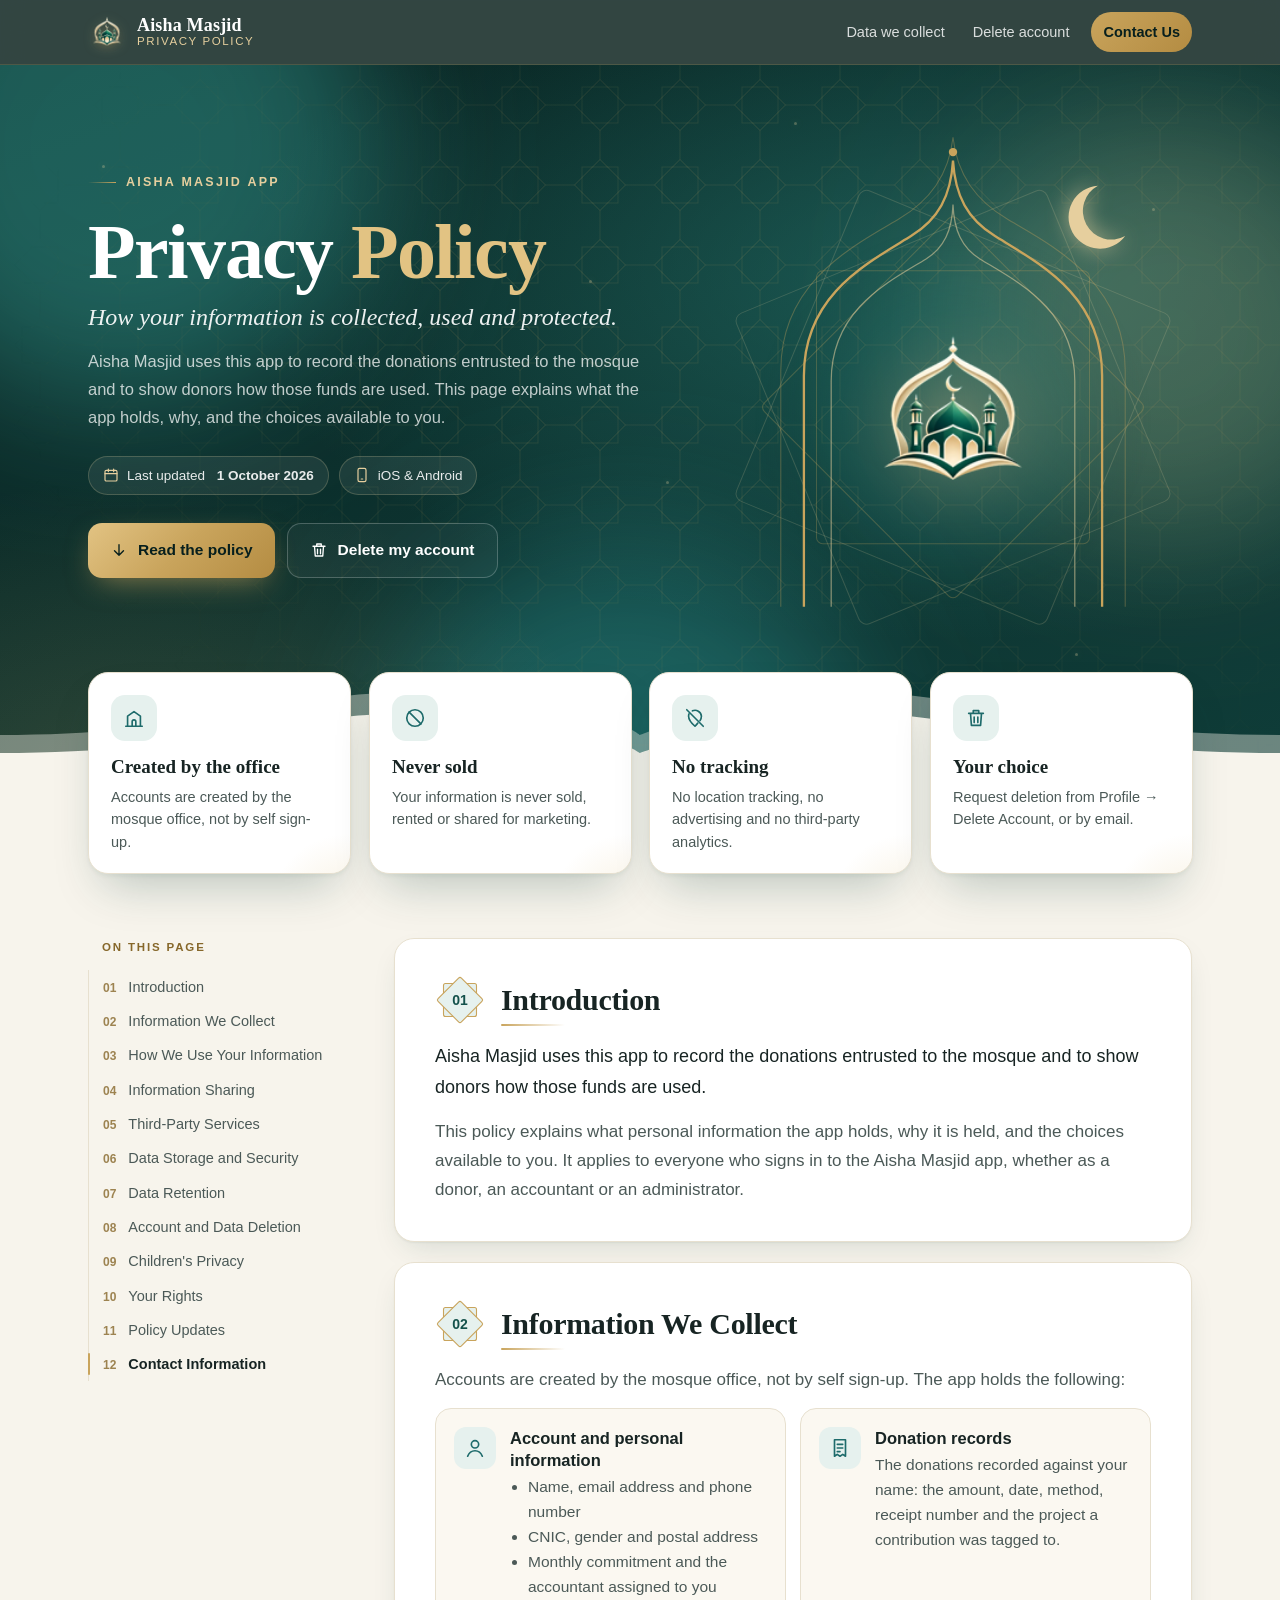
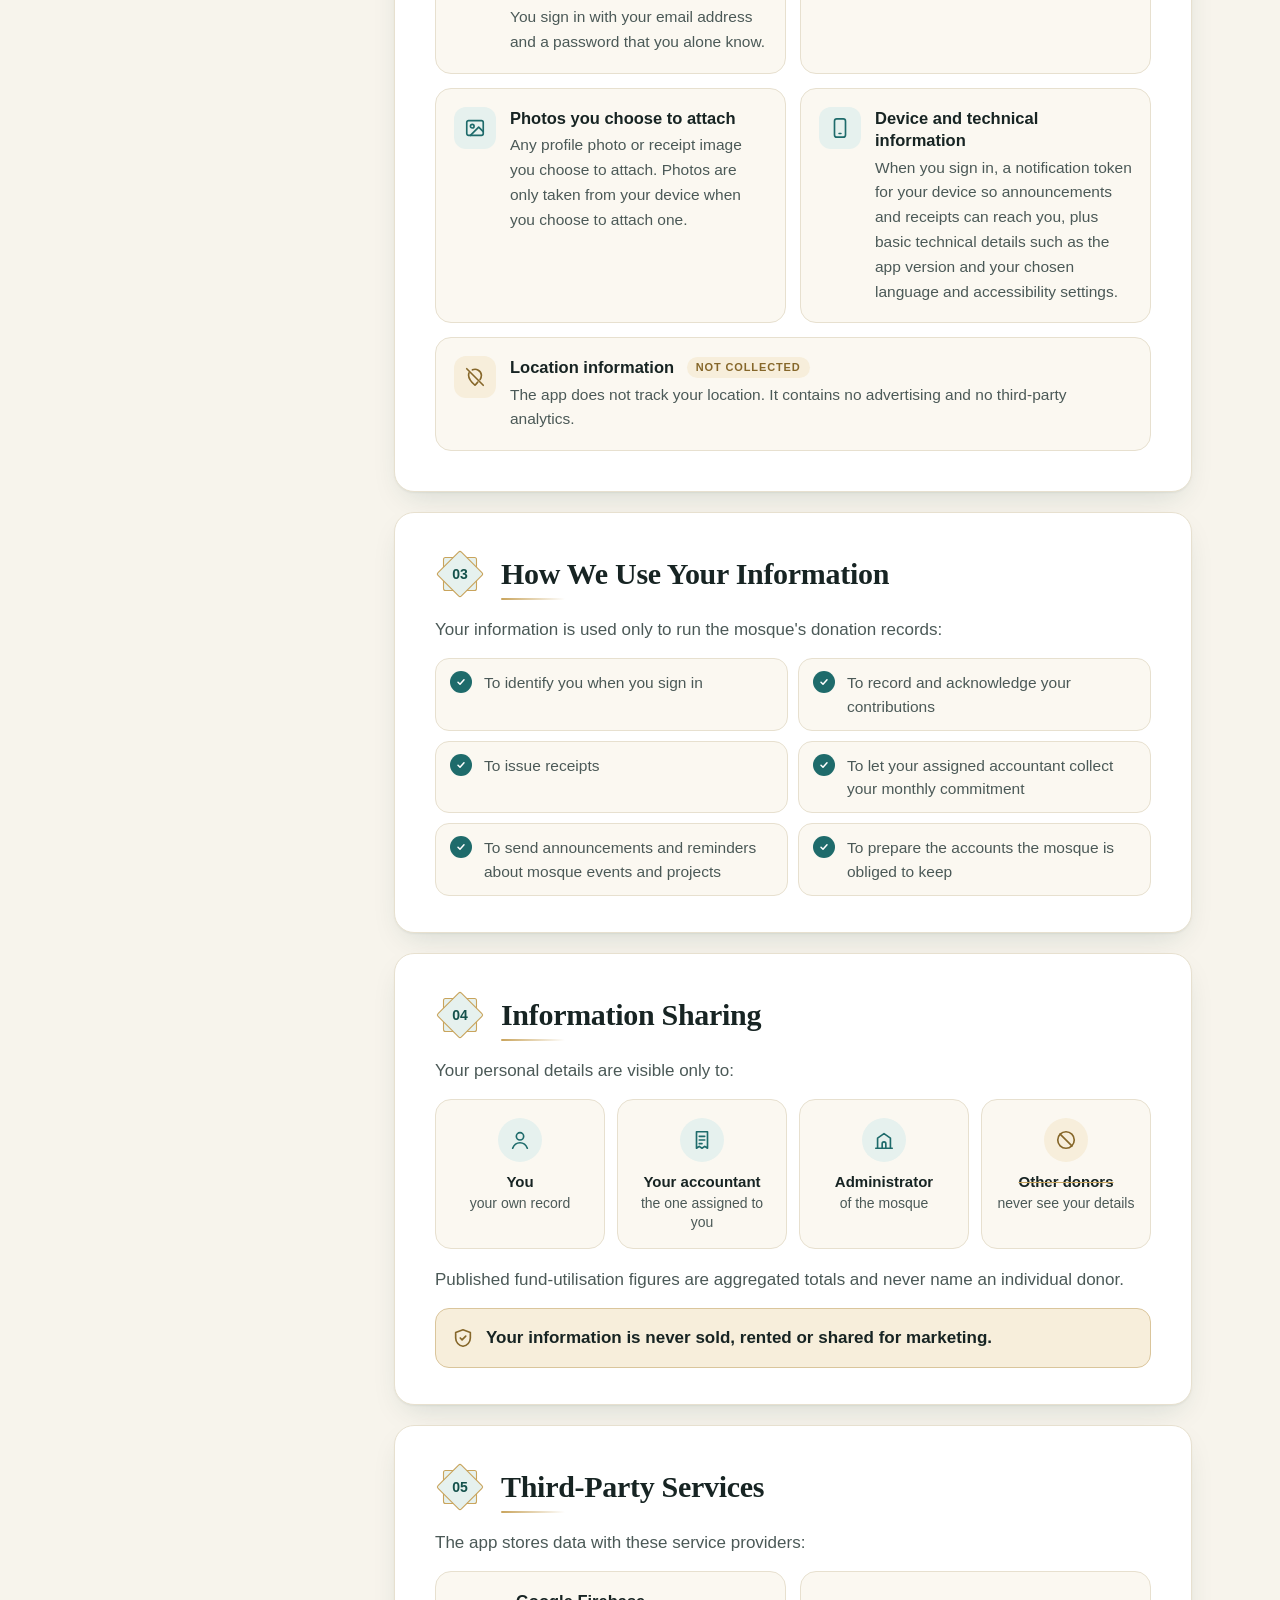
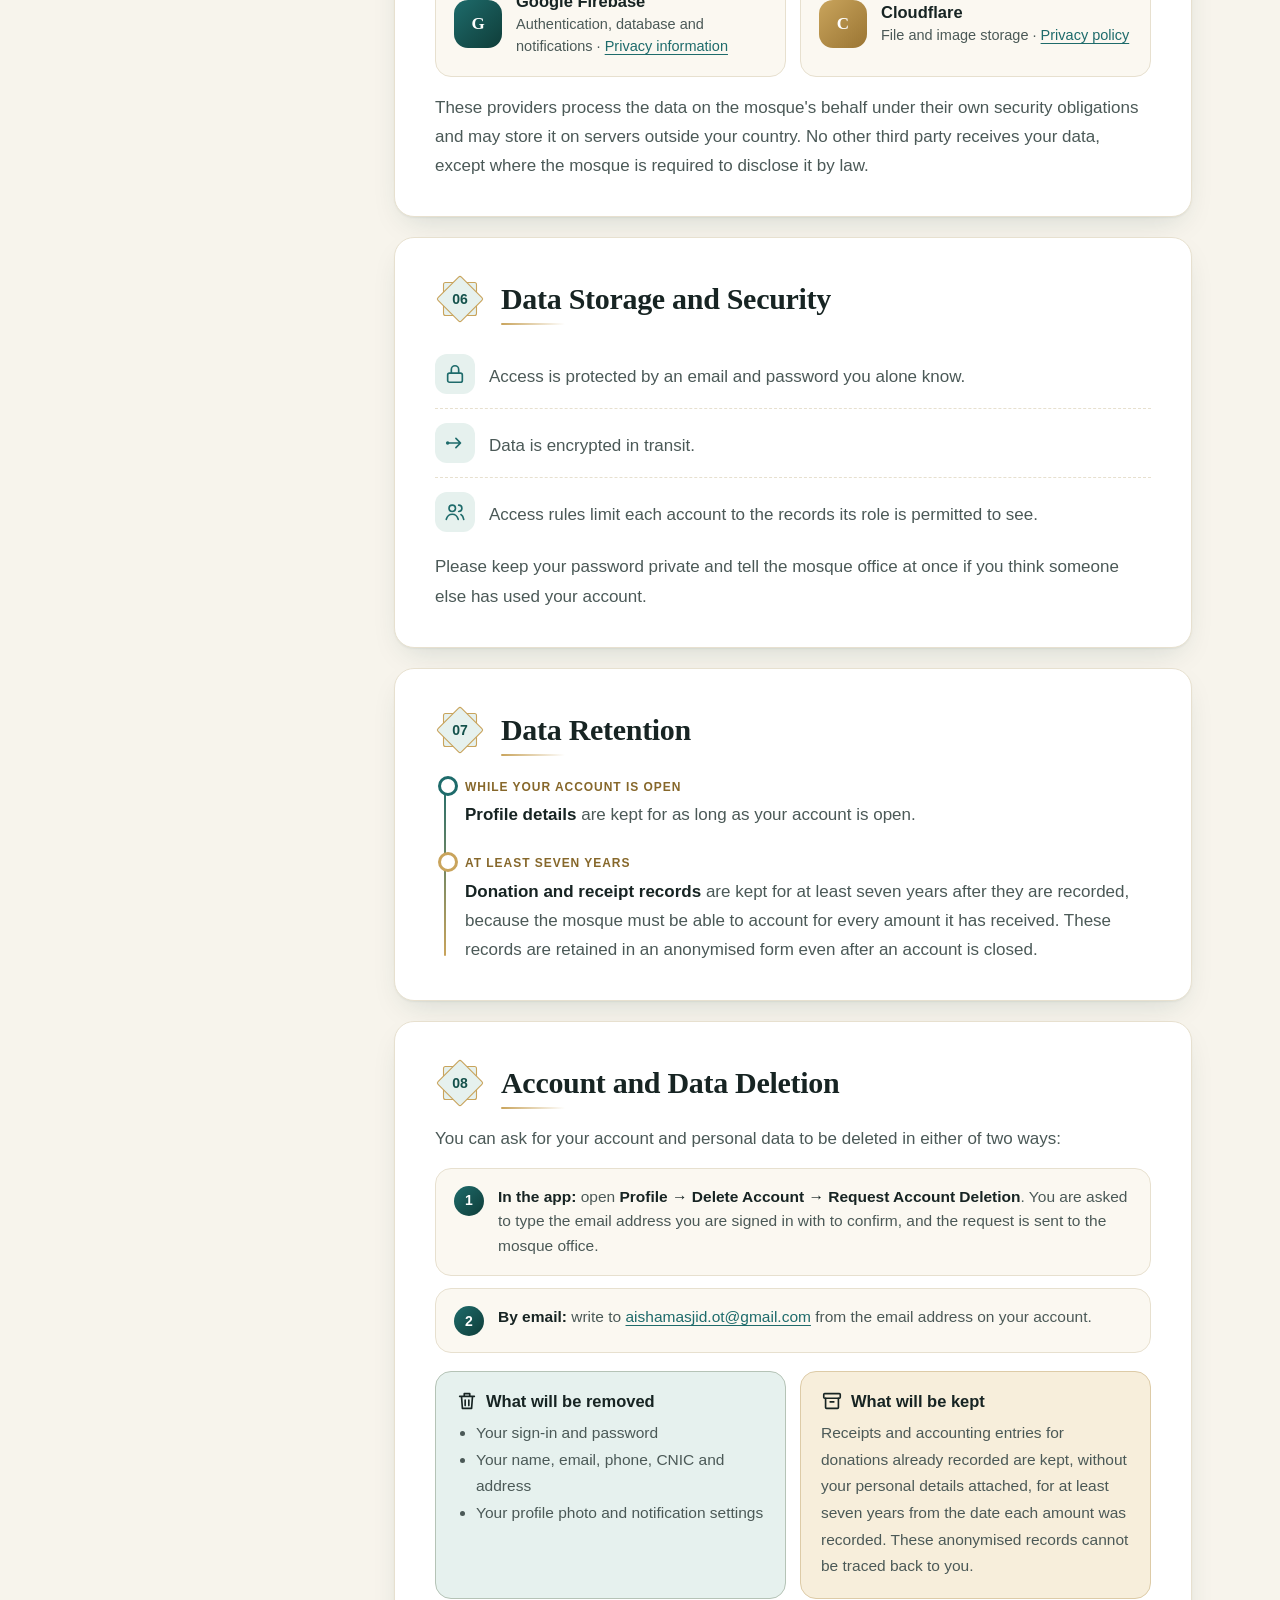
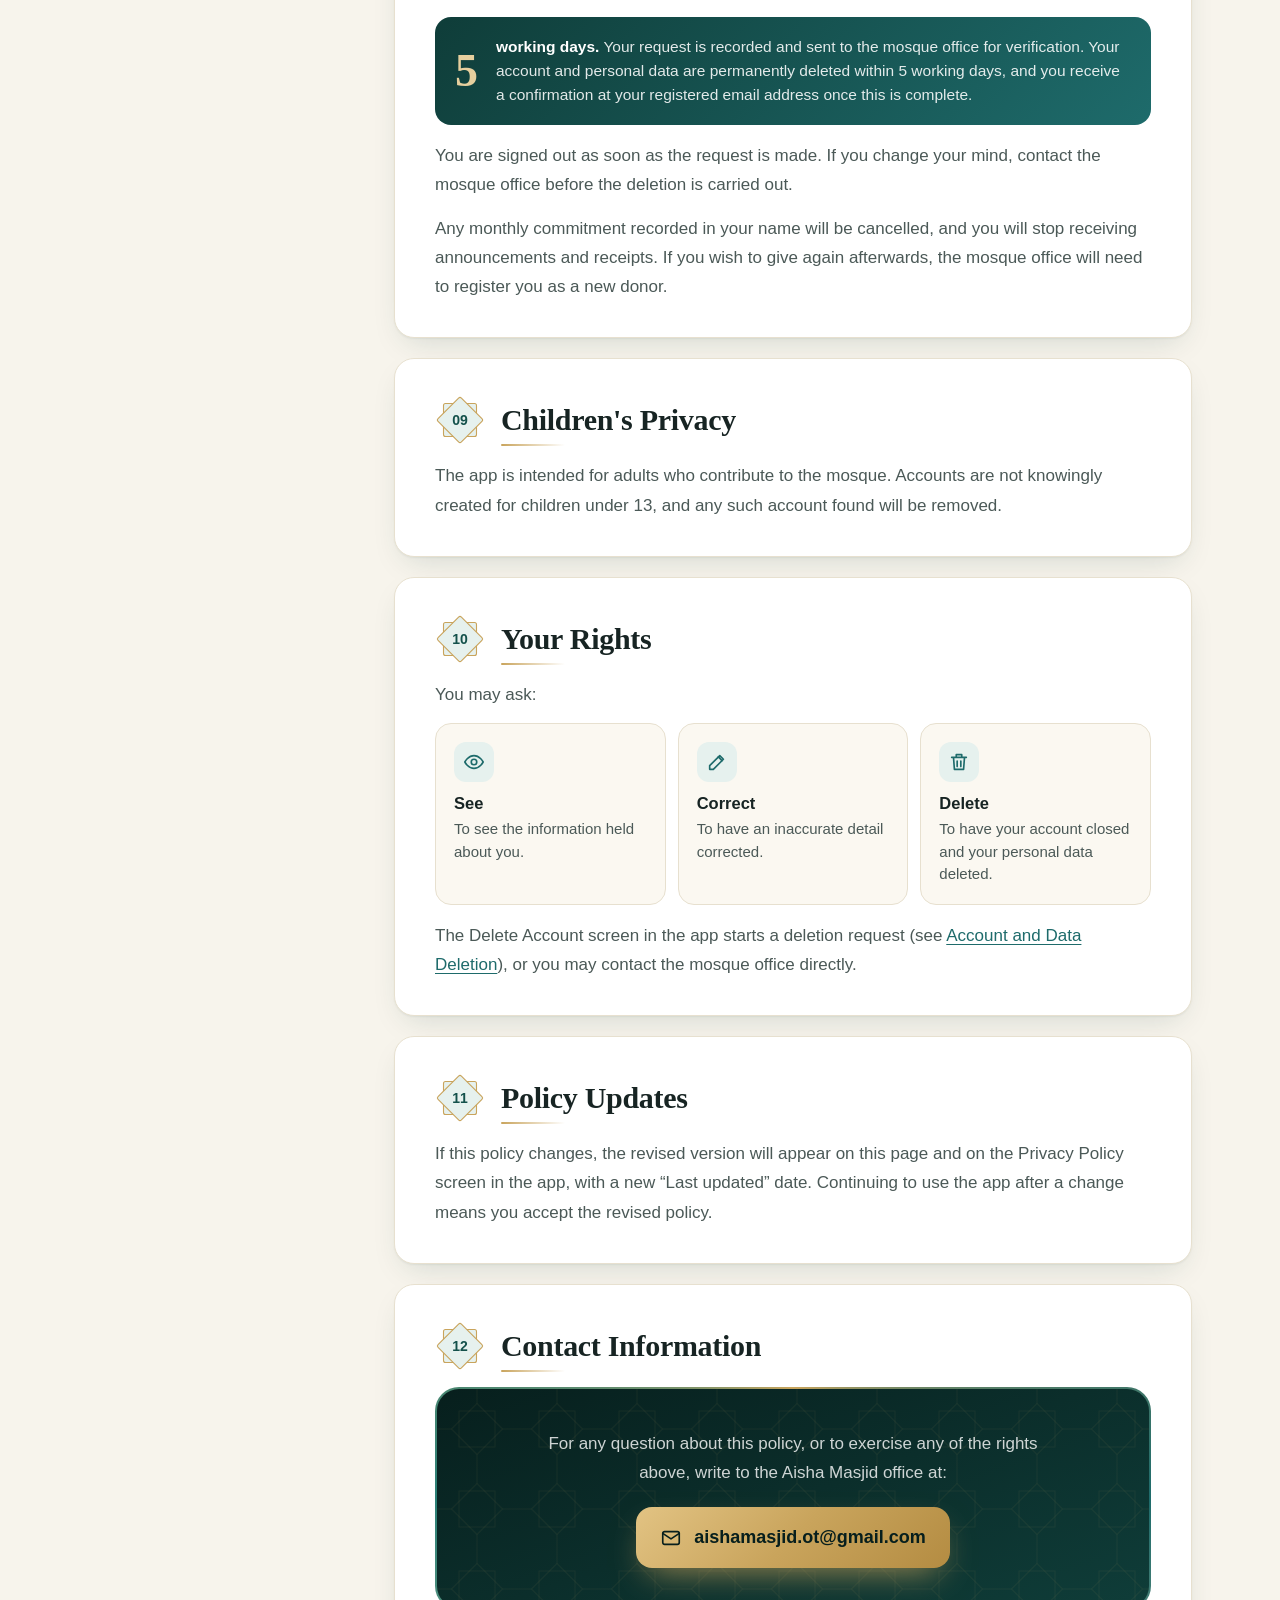
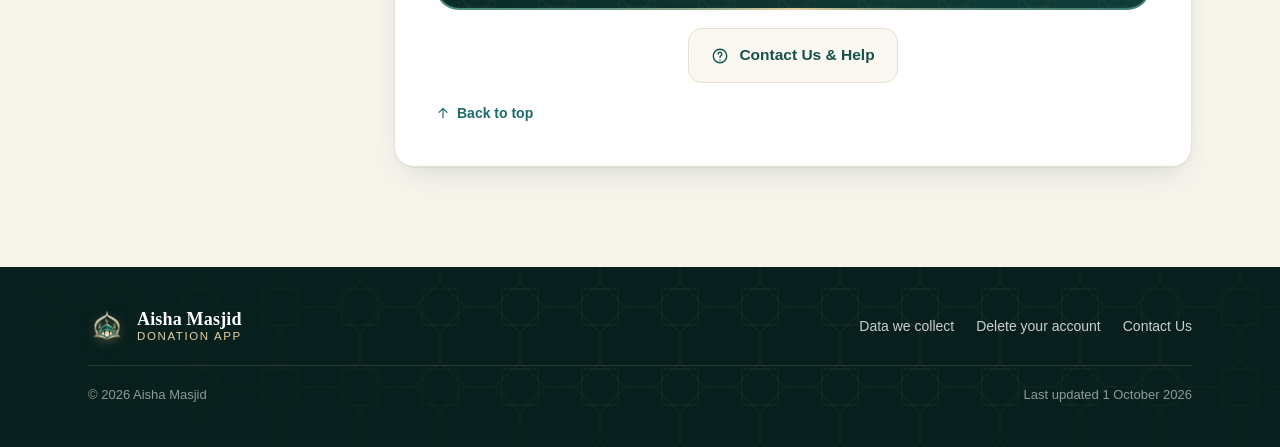
<file: index.html>
<!doctype html>
<html lang="en">
<head>
<meta charset="utf-8">
<meta name="viewport" content="width=device-width, initial-scale=1, viewport-fit=cover">
<title>Privacy Policy | Aisha Masjid App</title>
<meta name="description" content="Privacy Policy for the Aisha Masjid mobile app: what personal information the app holds, why, who can see it, how long it is kept and how to have your account deleted.">
<meta name="robots" content="index, follow">
<meta name="color-scheme" content="light dark">
<meta name="theme-color" content="#0B2E2B">
<link rel="canonical" href="https://rehanzafar786.github.io/aisha-masjid-privacy/">
<meta property="og:type" content="website">
<meta property="og:site_name" content="Aisha Masjid">
<meta property="og:title" content="Privacy Policy | Aisha Masjid App">
<meta property="og:description" content="How the Aisha Masjid app collects, uses and protects your information.">
<meta property="og:url" content="https://rehanzafar786.github.io/aisha-masjid-privacy/">
<meta property="og:image" content="https://rehanzafar786.github.io/aisha-masjid-privacy/assets/logo.png">
<link rel="icon" type="image/png" href="assets/logo.png">
<link rel="apple-touch-icon" href="assets/logo.png">
<script>document.documentElement.classList.add('js')</script>
<link rel="stylesheet" href="assets/site.css">
</head>
<body>
<svg width="0" height="0" style="position:absolute" aria-hidden="true">
  <symbol id="oct" viewBox="0 0 100 100"><rect x="17" y="17" width="66" height="66" rx="4"/><rect x="17" y="17" width="66" height="66" rx="4" transform="rotate(45 50 50)"/></symbol>
  <symbol id="i-user" viewBox="0 0 24 24"><circle cx="12" cy="8" r="4"/><path d="M4 21c1.5-4 4.5-6 8-6s6.5 2 8 6"/></symbol>
  <symbol id="i-office" viewBox="0 0 24 24"><path d="M3 21h18M5 21V10l7-5 7 5v11"/><path d="M10 21v-5a2 2 0 0 1 4 0v5"/></symbol>
  <symbol id="i-receipt" viewBox="0 0 24 24"><path d="M6 3h12v18l-3-2-3 2-3-2-3 2z"/><path d="M9 8h6M9 12h6M9 16h3"/></symbol>
  <symbol id="i-image" viewBox="0 0 24 24"><rect x="3" y="4" width="18" height="16" rx="2"/><circle cx="9" cy="10" r="2"/><path d="M21 16l-5-5-9 9"/></symbol>
  <symbol id="i-phone" viewBox="0 0 24 24"><rect x="6" y="2" width="12" height="20" rx="2.5"/><path d="M11 18h2"/></symbol>
  <symbol id="i-pinoff" viewBox="0 0 24 24"><path d="M9.2 4.2A7 7 0 0 1 19 10c0 1.6-.6 3.3-1.5 4.8M15 17.6C13.3 19.6 12 21 12 21s-7-6.2-7-11c0-.9.2-1.8.5-2.6"/><path d="M3 3l18 18"/></symbol>
  <symbol id="i-shield" viewBox="0 0 24 24"><path d="M12 3l8 3v6c0 4.5-3.4 8.3-8 9-4.6-.7-8-4.5-8-9V6z"/><path d="M9 12l2 2 4-4"/></symbol>
  <symbol id="i-ban" viewBox="0 0 24 24"><circle cx="12" cy="12" r="9"/><path d="M5.6 5.6l12.8 12.8"/></symbol>
  <symbol id="i-trash" viewBox="0 0 24 24"><path d="M4 7h16M9 7V4h6v3M6 7l1 13h10l1-13"/><path d="M10 11v6M14 11v6"/></symbol>
  <symbol id="i-lock" viewBox="0 0 24 24"><rect x="4" y="11" width="16" height="10" rx="2"/><path d="M8 11V7a4 4 0 0 1 8 0v4"/></symbol>
  <symbol id="i-transit" viewBox="0 0 24 24"><path d="M4 12h13M13 7l5 5-5 5"/><circle cx="4" cy="12" r="1"/></symbol>
  <symbol id="i-roles" viewBox="0 0 24 24"><circle cx="9" cy="8" r="3.5"/><path d="M2.5 20c1-3.5 3.5-5.5 6.5-5.5s5.5 2 6.5 5.5"/><path d="M16 4.5a3.5 3.5 0 0 1 0 7M18.5 14.8c1.5.8 2.5 2.6 3 5.2"/></symbol>
  <symbol id="i-eye" viewBox="0 0 24 24"><path d="M2 12s3.6-7 10-7 10 7 10 7-3.6 7-10 7S2 12 2 12z"/><circle cx="12" cy="12" r="3"/></symbol>
  <symbol id="i-edit" viewBox="0 0 24 24"><path d="M4 20h4L19 9l-4-4L4 16z"/><path d="M13.5 6.5l4 4"/></symbol>
  <symbol id="i-mail" viewBox="0 0 24 24"><rect x="3" y="5" width="18" height="14" rx="2"/><path d="M3 7l9 6 9-6"/></symbol>
  <symbol id="i-check" viewBox="0 0 24 24"><path d="M5 12.5l4.5 4.5L19 7"/></symbol>
  <symbol id="i-archive" viewBox="0 0 24 24"><rect x="3" y="4" width="18" height="5" rx="1"/><path d="M5 9v10a1 1 0 0 0 1 1h12a1 1 0 0 0 1-1V9M10 13h4"/></symbol>
  <symbol id="i-cal" viewBox="0 0 24 24"><rect x="3" y="5" width="18" height="16" rx="2"/><path d="M3 10h18M8 3v4M16 3v4"/></symbol>
  <symbol id="i-down" viewBox="0 0 24 24"><path d="M12 5v14M6 13l6 6 6-6"/></symbol>
  <symbol id="i-help" viewBox="0 0 24 24"><circle cx="12" cy="12" r="9"/><path d="M9.5 9.5a2.5 2.5 0 1 1 3.5 2.3c-.6.3-1 .9-1 1.6V14M12 17.5v.01"/></symbol>
  <symbol id="i-up" viewBox="0 0 24 24"><path d="M12 19V5M6 11l6-6 6 6"/></symbol>
</svg>

<a class="skip" href="#content">Skip to policy</a>
<div class="progress" aria-hidden="true"><span></span></div>

<header class="topbar">
  <div class="wrap">
    <a class="brand" href="#top" aria-label="Aisha Masjid, top of page">
      <img src="assets/logo.png" width="38" height="38" alt="">
      <span><b>Aisha Masjid</b><small>Privacy Policy</small></span>
    </a>
    <nav class="topnav" aria-label="Quick links">
      <a class="hide-sm" href="#information-we-collect">Data we collect</a>
      <a class="hide-sm" href="#account-deletion">Delete account</a>
      <a class="cta" href="contact/">Contact Us</a>
    </nav>
  </div>
</header>

<div class="hero" id="top">
  <div class="aurora" aria-hidden="true"><i></i><i></i><i></i></div>
  <div class="pattern" aria-hidden="true"></div>
  <div class="lanterns" aria-hidden="true">
    <i style="--x:6%;--t:15s;--d:0s;--s:30px"></i><i style="--x:16%;--t:19s;--d:4s;--s:-24px"></i>
    <i style="--x:27%;--t:13s;--d:7s;--s:18px"></i><i style="--x:38%;--t:21s;--d:2s;--s:-30px"></i>
    <i style="--x:49%;--t:16s;--d:9s;--s:26px"></i><i style="--x:58%;--t:18s;--d:1s;--s:-20px"></i>
    <i style="--x:67%;--t:14s;--d:5s;--s:34px"></i><i style="--x:76%;--t:20s;--d:11s;--s:-26px"></i>
    <i style="--x:86%;--t:17s;--d:3s;--s:22px"></i><i style="--x:94%;--t:22s;--d:8s;--s:-18px"></i>
  </div>
  <div class="stars" aria-hidden="true">
    <i style="top:14%;left:8%;animation-delay:.2s"></i><i style="top:30%;left:46%;animation-delay:1.4s"></i>
    <i style="top:70%;left:14%;animation-delay:2.1s"></i><i style="top:20%;left:90%;animation-delay:.8s"></i>
    <i style="top:58%;left:52%;animation-delay:3s"></i><i style="top:82%;left:84%;animation-delay:1.8s"></i>
    <i style="top:8%;left:62%;animation-delay:2.6s"></i>
  </div>
  <div class="wrap hero-grid">
    <div class="hero-copy">
      <span class="eyebrow">Aisha Masjid app</span>
      <h1 aria-label="Privacy Policy"><span class="word" aria-hidden="true"><span class="ch" style="--d:0">P</span><span class="ch" style="--d:1">r</span><span class="ch" style="--d:2">i</span><span class="ch" style="--d:3">v</span><span class="ch" style="--d:4">a</span><span class="ch" style="--d:5">c</span><span class="ch" style="--d:6">y</span></span> <span class="word gold" aria-hidden="true"><span class="ch" style="--d:8">P</span><span class="ch" style="--d:9">o</span><span class="ch" style="--d:10">l</span><span class="ch" style="--d:11">i</span><span class="ch" style="--d:12">c</span><span class="ch" style="--d:13">y</span></span></h1>
      <p class="tagline">How your information is collected, used and protected.</p>
      <p class="lede">Aisha Masjid uses this app to record the donations entrusted to the mosque and to show donors how those funds are used. This page explains what the app holds, why, and the choices available to you.</p>
      <ul class="chips">
        <li><svg class="ic"><use href="#i-cal"/></svg>Last updated <strong>&nbsp;<time datetime="2026-10-01">1 October 2026</time></strong></li>
        <li><svg class="ic"><use href="#i-phone"/></svg>iOS &amp; Android</li>
      </ul>
      <div class="actions">
        <a class="btn btn-gold" href="#introduction"><svg class="ic"><use href="#i-down"/></svg>Read the policy</a>
        <a class="btn btn-ghost" href="#account-deletion"><svg class="ic"><use href="#i-trash"/></svg>Delete my account</a>
      </div>
    </div>

    <div class="art" aria-hidden="true">
      <svg viewBox="0 0 400 460">
        <defs>
          <radialGradient id="halo" cx="50%" cy="55%" r="50%">
            <stop offset="0" stop-color="#E6CF9E" stop-opacity=".35"/>
            <stop offset=".6" stop-color="#2A7F76" stop-opacity=".12"/>
            <stop offset="1" stop-color="#0B2E2B" stop-opacity="0"/>
          </radialGradient>
        </defs>
        <circle cx="200" cy="265" r="190" fill="url(#halo)"/>
        <g class="spin" fill="none" stroke="#C9A45C" stroke-opacity=".28" stroke-width="1">
          <rect x="70" y="135" width="260" height="260" rx="6"/>
          <rect x="70" y="135" width="260" height="260" rx="6" transform="rotate(45 200 265)"/>
        </g>
        <g class="spin rev" fill="none" stroke="#E6CF9E" stroke-opacity=".18" stroke-width="1">
          <rect x="40" y="105" width="320" height="320" rx="8" transform="rotate(22.5 200 265)"/>
          <rect x="40" y="105" width="320" height="320" rx="8" transform="rotate(67.5 200 265)"/>
        </g>
        <path class="arch" pathLength="1" d="M58 455V235C58 158 118 128 160 102C186 86 198 64 200 30C202 64 214 86 240 102C282 128 342 158 342 235V455"/>
        <path class="arch in2" pathLength="1" d="M84 455V240C84 172 138 146 174 124C192 113 199 96 200 72C201 96 208 113 226 124C262 146 316 172 316 240V455"/>
        <path class="arch in3" pathLength="1" d="M36 455V230C36 146 104 112 148 86C178 68 196 44 200 8C204 44 222 68 252 86C296 112 364 146 364 230V455"/>
        <circle cx="200" cy="22" r="4" fill="#C9A45C"/>
        <g class="floaty"><image href="assets/logo.png" x="110" y="180" width="180" height="180"/></g>
        <path class="crescent" fill="#E6CF9E" d="M338 54a30 30 0 1 0 26 48a24 24 0 1 1 -26 -48z"/>
      </svg>
    </div>
  </div>
  <div class="waves" aria-hidden="true">
    <svg class="w2" viewBox="0 0 2880 90" preserveAspectRatio="none"><path d="M0 90V50C240 50 300 14 480 14S720 50 720 50 840 14 960 14 1200 50 1440 50C1680 50 1740 14 1920 14S2160 50 2160 50 2280 14 2400 14 2640 50 2880 50V90Z"/></svg>
    <svg class="w1" viewBox="0 0 2880 90" preserveAspectRatio="none"><path d="M0 90V60C240 60 300 20 480 20S720 60 720 60 840 20 960 20 1200 60 1440 60C1680 60 1740 20 1920 20S2160 60 2160 60 2280 20 2400 20 2640 60 2880 60V90Z"/></svg>
  </div>
</div>

<div class="wrap">
  <div class="promises">
    <div class="promise reveal tilt spot"><div class="badge"><svg class="ic"><use href="#i-office"/></svg></div><h3>Created by the office</h3><p>Accounts are created by the mosque office, not by self sign-up.</p></div>
    <div class="promise reveal tilt spot"><div class="badge"><svg class="ic"><use href="#i-ban"/></svg></div><h3>Never sold</h3><p>Your information is never sold, rented or shared for marketing.</p></div>
    <div class="promise reveal tilt spot"><div class="badge"><svg class="ic"><use href="#i-pinoff"/></svg></div><h3>No tracking</h3><p>No location tracking, no advertising and no third-party analytics.</p></div>
    <div class="promise reveal tilt spot"><div class="badge"><svg class="ic"><use href="#i-trash"/></svg></div><h3>Your choice</h3><p>Request deletion from Profile → Delete Account, or by email.</p></div>
  </div>
</div>

<div class="wrap layout">
  <aside class="toc toc-side" aria-labelledby="toc-side-title">
    <p class="toc-title" id="toc-side-title">On this page</p>
    <nav aria-labelledby="toc-side-title">
      <ol>
        <li><a href="#introduction"><span>01</span>Introduction</a></li>
        <li><a href="#information-we-collect"><span>02</span>Information We Collect</a></li>
        <li><a href="#how-we-use"><span>03</span>How We Use Your Information</a></li>
        <li><a href="#information-sharing"><span>04</span>Information Sharing</a></li>
        <li><a href="#third-party-services"><span>05</span>Third-Party Services</a></li>
        <li><a href="#storage-security"><span>06</span>Data Storage and Security</a></li>
        <li><a href="#data-retention"><span>07</span>Data Retention</a></li>
        <li><a href="#account-deletion"><span>08</span>Account and Data Deletion</a></li>
        <li><a href="#children"><span>09</span>Children's Privacy</a></li>
        <li><a href="#your-rights"><span>10</span>Your Rights</a></li>
        <li><a href="#policy-updates"><span>11</span>Policy Updates</a></li>
        <li><a href="#contact"><span>12</span>Contact Information</a></li>
      </ol>
    </nav>
  </aside>

  <main id="content">
    <details class="toc toc-mobile" style="margin-bottom:20px">
      <summary>Contents</summary>
      <nav aria-label="Contents">
        <ol>
          <li><a href="#introduction"><span>01</span>Introduction</a></li>
          <li><a href="#information-we-collect"><span>02</span>Information We Collect</a></li>
          <li><a href="#how-we-use"><span>03</span>How We Use Your Information</a></li>
          <li><a href="#information-sharing"><span>04</span>Information Sharing</a></li>
          <li><a href="#third-party-services"><span>05</span>Third-Party Services</a></li>
          <li><a href="#storage-security"><span>06</span>Data Storage and Security</a></li>
          <li><a href="#data-retention"><span>07</span>Data Retention</a></li>
          <li><a href="#account-deletion"><span>08</span>Account and Data Deletion</a></li>
          <li><a href="#children"><span>09</span>Children's Privacy</a></li>
          <li><a href="#your-rights"><span>10</span>Your Rights</a></li>
          <li><a href="#policy-updates"><span>11</span>Policy Updates</a></li>
          <li><a href="#contact"><span>12</span>Contact Information</a></li>
        </ol>
      </nav>
    </details>

    <section class="policy reveal spot" id="introduction" aria-labelledby="h1-intro">
      <div class="sec-head"><span class="medal" aria-hidden="true"><svg><use href="#oct"/></svg><b>01</b></span><h2 id="h1-intro">Introduction</h2></div>
      <p class="lead">Aisha Masjid uses this app to record the donations entrusted to the mosque and to show donors how those funds are used.</p>
      <p>This policy explains what personal information the app holds, why it is held, and the choices available to you. It applies to everyone who signs in to the Aisha Masjid app, whether as a donor, an accountant or an administrator.</p>
    </section>

    <section class="policy reveal spot" id="information-we-collect" aria-labelledby="h2-collect">
      <div class="sec-head"><span class="medal" aria-hidden="true"><svg><use href="#oct"/></svg><b>02</b></span><h2 id="h2-collect">Information We Collect</h2></div>
      <p>Accounts are created by the mosque office, not by self sign-up. The app holds the following:</p>
      <div class="tiles stagger">
        <div class="tile" id="account-information">
          <span class="ib"><svg class="ic"><use href="#i-user"/></svg></span>
          <div><h3>Account and personal information</h3>
            <ul><li>Name, email address and phone number</li><li>CNIC, gender and postal address</li><li>Monthly commitment and the accountant assigned to you</li></ul>
            <p style="margin-top:6px !important">You sign in with your email address and a password that you alone know.</p></div>
        </div>
        <div class="tile" id="donation-records">
          <span class="ib"><svg class="ic"><use href="#i-receipt"/></svg></span>
          <div><h3>Donation records</h3><p>The donations recorded against your name: the amount, date, method, receipt number and the project a contribution was tagged to.</p></div>
        </div>
        <div class="tile" id="photos">
          <span class="ib"><svg class="ic"><use href="#i-image"/></svg></span>
          <div><h3>Photos you choose to attach</h3><p>Any profile photo or receipt image you choose to attach. Photos are only taken from your device when you choose to attach one.</p></div>
        </div>
        <div class="tile" id="device-information">
          <span class="ib"><svg class="ic"><use href="#i-phone"/></svg></span>
          <div><h3>Device and technical information</h3><p>When you sign in, a notification token for your device so announcements and receipts can reach you, plus basic technical details such as the app version and your chosen language and accessibility settings.</p></div>
        </div>
        <div class="tile off wide" id="location-information">
          <span class="ib"><svg class="ic"><use href="#i-pinoff"/></svg></span>
          <div><h3>Location information <span class="pill">Not collected</span></h3><p>The app does not track your location. It contains no advertising and no third-party analytics.</p></div>
        </div>
      </div>
    </section>

    <section class="policy reveal spot" id="how-we-use" aria-labelledby="h3-use">
      <div class="sec-head"><span class="medal" aria-hidden="true"><svg><use href="#oct"/></svg><b>03</b></span><h2 id="h3-use">How We Use Your Information</h2></div>
      <p>Your information is used only to run the mosque's donation records:</p>
      <ul class="uses stagger">
        <li>To identify you when you sign in</li>
        <li>To record and acknowledge your contributions</li>
        <li>To issue receipts</li>
        <li>To let your assigned accountant collect your monthly commitment</li>
        <li>To send announcements and reminders about mosque events and projects</li>
        <li>To prepare the accounts the mosque is obliged to keep</li>
      </ul>
    </section>

    <section class="policy reveal spot" id="information-sharing" aria-labelledby="h4-share">
      <div class="sec-head"><span class="medal" aria-hidden="true"><svg><use href="#oct"/></svg><b>04</b></span><h2 id="h4-share">Information Sharing</h2></div>
      <p>Your personal details are visible only to:</p>
      <div class="who stagger">
        <div><span class="ib"><svg class="ic"><use href="#i-user"/></svg></span><b>You</b>your own record</div>
        <div><span class="ib"><svg class="ic"><use href="#i-receipt"/></svg></span><b>Your accountant</b>the one assigned to you</div>
        <div><span class="ib"><svg class="ic"><use href="#i-office"/></svg></span><b>Administrator</b>of the mosque</div>
        <div class="no"><span class="ib"><svg class="ic"><use href="#i-ban"/></svg></span><b>Other donors</b>never see your details</div>
      </div>
      <p>Published fund-utilisation figures are aggregated totals and never name an individual donor.</p>
      <p class="note"><svg class="ic"><use href="#i-shield"/></svg>Your information is never sold, rented or shared for marketing.</p>
    </section>

    <section class="policy reveal spot" id="third-party-services" aria-labelledby="h5-third">
      <div class="sec-head"><span class="medal" aria-hidden="true"><svg><use href="#oct"/></svg><b>05</b></span><h2 id="h5-third">Third-Party Services</h2></div>
      <p>The app stores data with these service providers:</p>
      <div class="providers stagger">
        <div class="provider"><span class="mono">G</span><div><h3>Google Firebase</h3><p>Authentication, database and notifications · <a href="https://firebase.google.com/support/privacy" rel="noopener">Privacy information</a></p></div></div>
        <div class="provider cf"><span class="mono">C</span><div><h3>Cloudflare</h3><p>File and image storage · <a href="https://www.cloudflare.com/privacypolicy/" rel="noopener">Privacy policy</a></p></div></div>
      </div>
      <p>These providers process the data on the mosque's behalf under their own security obligations and may store it on servers outside your country. No other third party receives your data, except where the mosque is required to disclose it by law.</p>
    </section>

    <section class="policy reveal spot" id="storage-security" aria-labelledby="h6-sec">
      <div class="sec-head"><span class="medal" aria-hidden="true"><svg><use href="#oct"/></svg><b>06</b></span><h2 id="h6-sec">Data Storage and Security</h2></div>
      <div class="feature"><span class="ib"><svg class="ic"><use href="#i-lock"/></svg></span><p>Access is protected by an email and password you alone know.</p></div>
      <div class="feature"><span class="ib"><svg class="ic"><use href="#i-transit"/></svg></span><p>Data is encrypted in transit.</p></div>
      <div class="feature"><span class="ib"><svg class="ic"><use href="#i-roles"/></svg></span><p>Access rules limit each account to the records its role is permitted to see.</p></div>
      <p>Please keep your password private and tell the mosque office at once if you think someone else has used your account.</p>
    </section>

    <section class="policy reveal spot" id="data-retention" aria-labelledby="h7-ret">
      <div class="sec-head"><span class="medal" aria-hidden="true"><svg><use href="#oct"/></svg><b>07</b></span><h2 id="h7-ret">Data Retention</h2></div>
      <ol class="timeline stagger">
        <li><span class="when">While your account is open</span><p><strong>Profile details</strong> are kept for as long as your account is open.</p></li>
        <li><span class="when">At least seven years</span><p><strong>Donation and receipt records</strong> are kept for at least seven years after they are recorded, because the mosque must be able to account for every amount it has received. These records are retained in an anonymised form even after an account is closed.</p></li>
      </ol>
    </section>

    <section class="policy reveal spot" id="account-deletion" aria-labelledby="h8-del">
      <div class="sec-head"><span class="medal" aria-hidden="true"><svg><use href="#oct"/></svg><b>08</b></span><h2 id="h8-del">Account and Data Deletion</h2></div>
      <p>You can ask for your account and personal data to be deleted in either of two ways:</p>
      <ol class="steps stagger">
        <li><span><strong>In the app:</strong> open <strong>Profile → Delete Account → Request Account Deletion</strong>. You are asked to type the email address you are signed in with to confirm, and the request is sent to the mosque office.</span></li>
        <li><span><strong>By email:</strong> write to <a href="mailto:aishamasjid.ot@gmail.com">aishamasjid.ot@gmail.com</a> from the email address on your account.</span></li>
      </ol>
      <div class="kept stagger">
        <div class="rm"><h3><svg class="ic"><use href="#i-trash"/></svg>What will be removed</h3>
          <ul><li>Your sign-in and password</li><li>Your name, email, phone, CNIC and address</li><li>Your profile photo and notification settings</li></ul></div>
        <div class="kp"><h3><svg class="ic"><use href="#i-archive"/></svg>What will be kept</h3>
          <p>Receipts and accounting entries for donations already recorded are kept, without your personal details attached, for at least seven years from the date each amount was recorded. These anonymised records cannot be traced back to you.</p></div>
      </div>
      <div class="stat"><span class="num" data-count="5">5</span><p><strong>working days.</strong> Your request is recorded and sent to the mosque office for verification. Your account and personal data are permanently deleted within 5 working days, and you receive a confirmation at your registered email address once this is complete.</p></div>
      <p>You are signed out as soon as the request is made. If you change your mind, contact the mosque office before the deletion is carried out.</p>
      <p>Any monthly commitment recorded in your name will be cancelled, and you will stop receiving announcements and receipts. If you wish to give again afterwards, the mosque office will need to register you as a new donor.</p>
    </section>

    <section class="policy reveal spot" id="children" aria-labelledby="h9-child">
      <div class="sec-head"><span class="medal" aria-hidden="true"><svg><use href="#oct"/></svg><b>09</b></span><h2 id="h9-child">Children's Privacy</h2></div>
      <p>The app is intended for adults who contribute to the mosque. Accounts are not knowingly created for children under 13, and any such account found will be removed.</p>
    </section>

    <section class="policy reveal spot" id="your-rights" aria-labelledby="h10-rights">
      <div class="sec-head"><span class="medal" aria-hidden="true"><svg><use href="#oct"/></svg><b>10</b></span><h2 id="h10-rights">Your Rights</h2></div>
      <p>You may ask:</p>
      <div class="rights stagger">
        <div><span class="ib"><svg class="ic"><use href="#i-eye"/></svg></span><h3>See</h3><p>To see the information held about you.</p></div>
        <div><span class="ib"><svg class="ic"><use href="#i-edit"/></svg></span><h3>Correct</h3><p>To have an inaccurate detail corrected.</p></div>
        <div><span class="ib"><svg class="ic"><use href="#i-trash"/></svg></span><h3>Delete</h3><p>To have your account closed and your personal data deleted.</p></div>
      </div>
      <p>The Delete Account screen in the app starts a deletion request (see <a href="#account-deletion">Account and Data Deletion</a>), or you may contact the mosque office directly.</p>
    </section>

    <section class="policy reveal spot" id="policy-updates" aria-labelledby="h11-upd">
      <div class="sec-head"><span class="medal" aria-hidden="true"><svg><use href="#oct"/></svg><b>11</b></span><h2 id="h11-upd">Policy Updates</h2></div>
      <p>If this policy changes, the revised version will appear on this page and on the Privacy Policy screen in the app, with a new “Last updated” date. Continuing to use the app after a change means you accept the revised policy.</p>
    </section>

    <section class="policy reveal spot" id="contact" aria-labelledby="h12-contact">
      <div class="sec-head"><span class="medal" aria-hidden="true"><svg><use href="#oct"/></svg><b>12</b></span><h2 id="h12-contact">Contact Information</h2></div>
      <div class="contact-card">
        <div class="contact-inner">
          <p>For any question about this policy, or to exercise any of the rights above, write to the Aisha Masjid office at:</p>
          <a class="mailbig" href="mailto:aishamasjid.ot@gmail.com"><svg class="ic"><use href="#i-mail"/></svg>aishamasjid.ot@gmail.com</a>
        </div>
      </div>
      <div class="support-cta"><a class="btn btn-ghost" href="contact/"><svg class="ic"><use href="#i-help"/></svg>Contact Us &amp; Help</a></div>
      <a class="backtop" href="#top"><svg class="ic" style="width:16px;height:16px"><use href="#i-up"/></svg>Back to top</a>
    </section>
  </main>
</div>

<footer>
  <div class="pattern" aria-hidden="true"></div>
  <div class="wrap">
    <a class="brand" href="#top">
      <img src="assets/logo.png" width="38" height="38" alt="">
      <span><b>Aisha Masjid</b><small>Donation app</small></span>
    </a>
    <nav aria-label="Footer">
      <a href="#information-we-collect">Data we collect</a>
      <a href="#account-deletion">Delete your account</a>
      <a href="contact/">Contact Us</a>
    </nav>
    <div class="copy-line"><span>© 2026 Aisha Masjid</span><span>Last updated 1 October 2026</span></div>
  </div>
</footer>

<a class="totop" href="#top" aria-label="Back to top"><svg class="ic"><use href="#i-up"/></svg></a>

<script src="assets/site.js" defer></script>
</body>
</html>
</file>
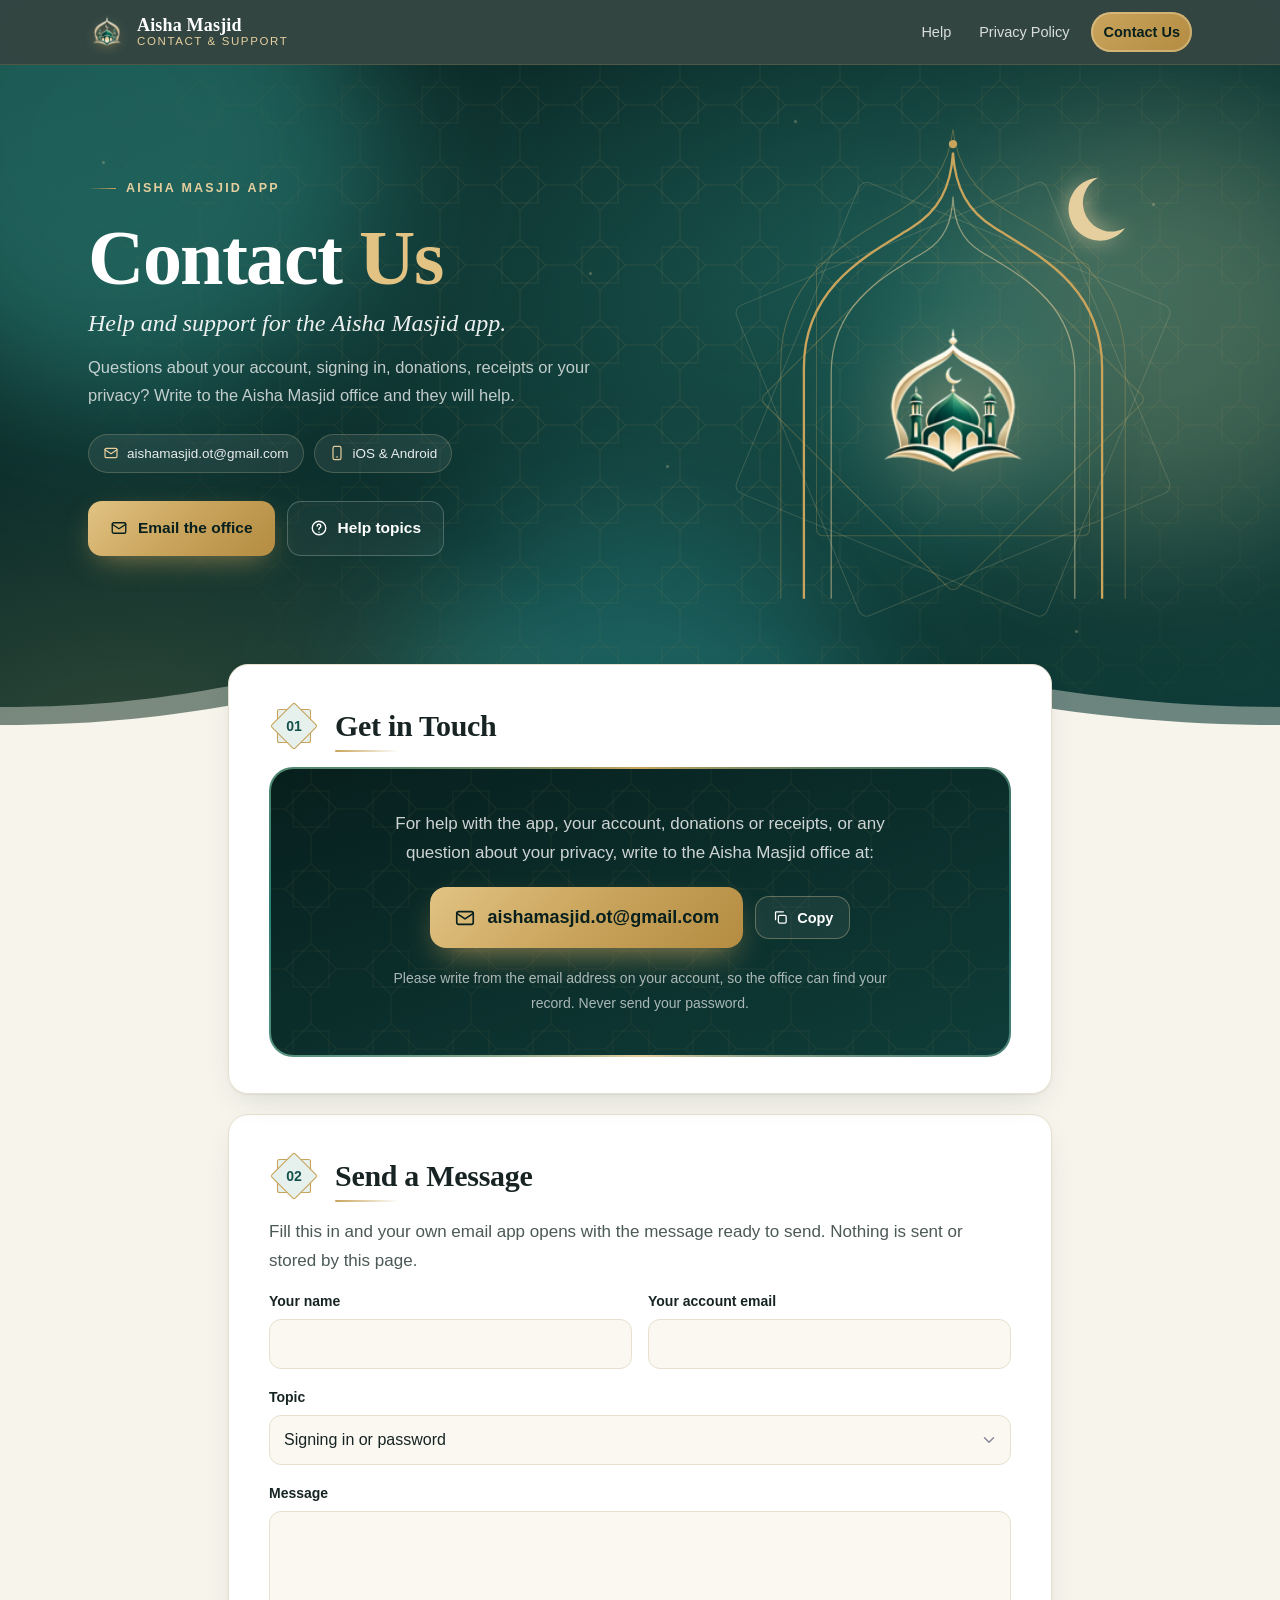
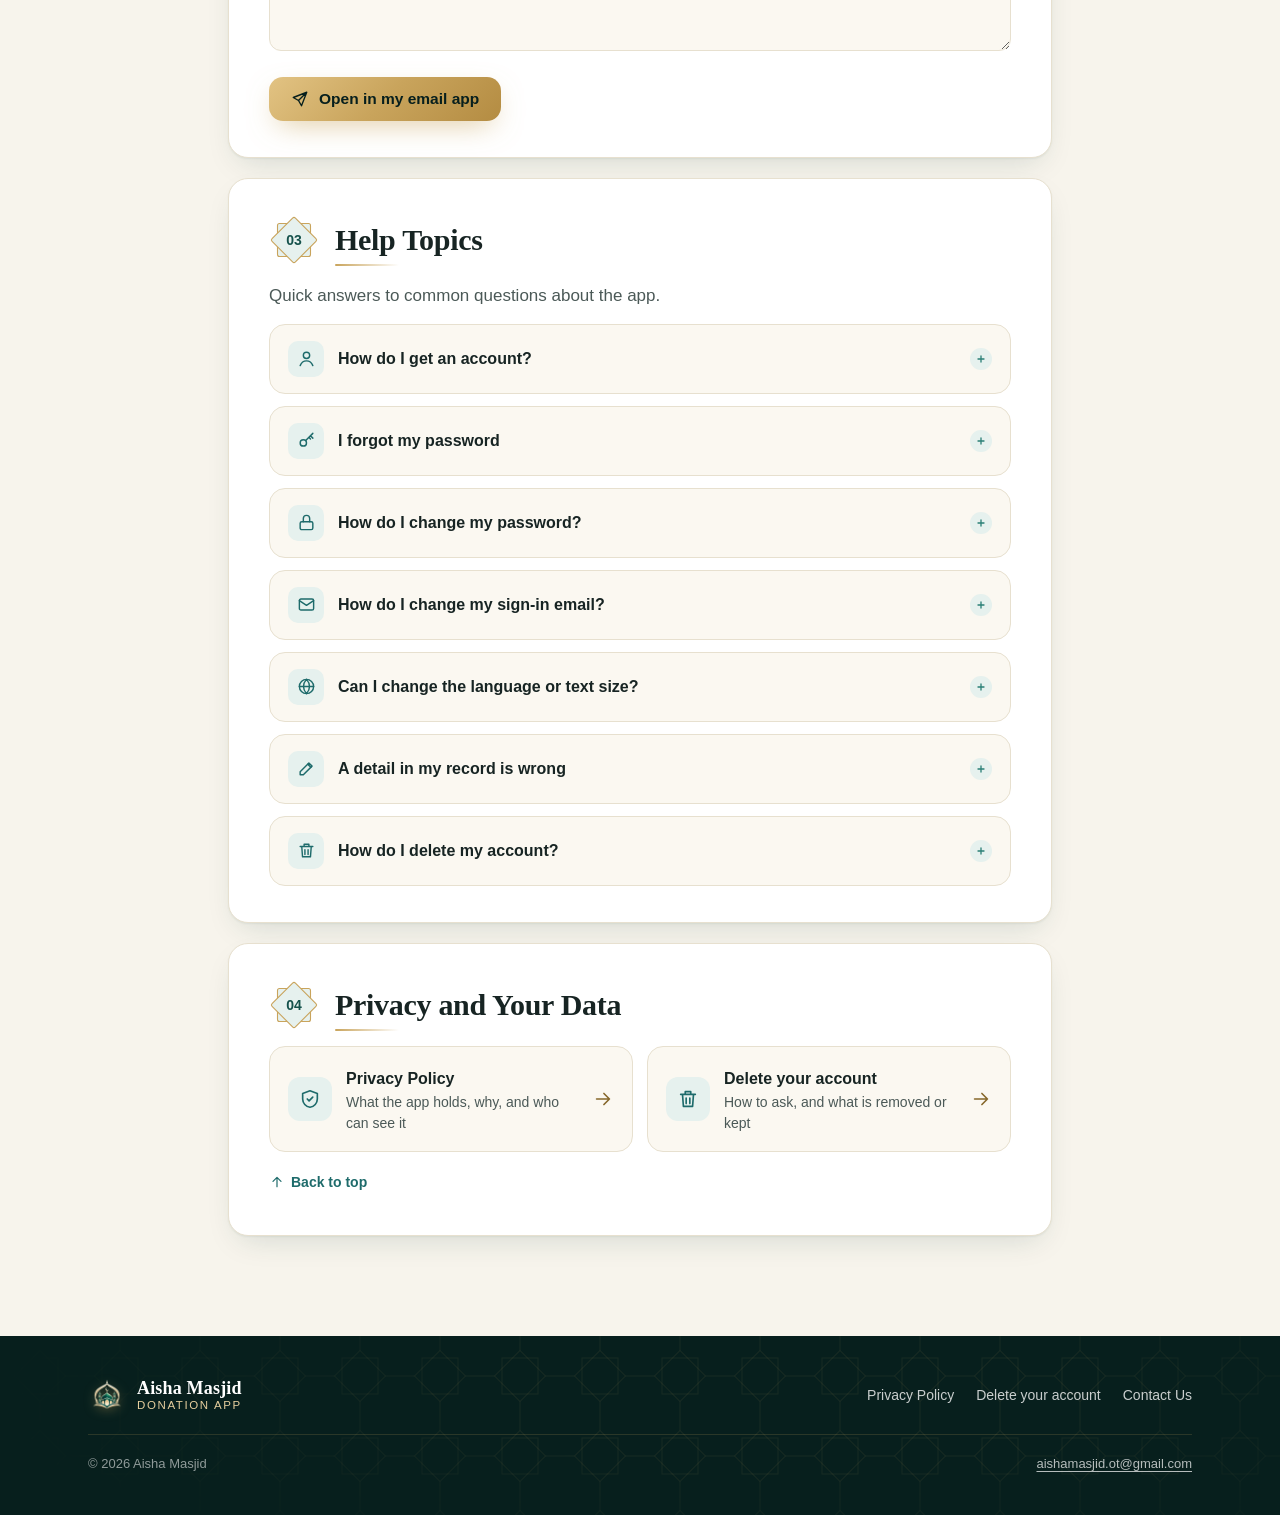
<file: contact/index.html>
<!doctype html>
<html lang="en">
<head>
<meta charset="utf-8">
<meta name="viewport" content="width=device-width, initial-scale=1, viewport-fit=cover">
<title>Contact &amp; Support | Aisha Masjid App</title>
<meta name="description" content="Contact the Aisha Masjid office for help with the Aisha Masjid app: signing in, passwords, account details, donations, receipts, privacy and account deletion.">
<meta name="robots" content="index, follow">
<meta name="color-scheme" content="light dark">
<meta name="theme-color" content="#0B2E2B">
<link rel="canonical" href="https://rehanzafar786.github.io/aisha-masjid-privacy/contact/">
<meta property="og:type" content="website">
<meta property="og:site_name" content="Aisha Masjid">
<meta property="og:title" content="Contact &amp; Support | Aisha Masjid App">
<meta property="og:description" content="Help and support for the Aisha Masjid app.">
<meta property="og:url" content="https://rehanzafar786.github.io/aisha-masjid-privacy/contact/">
<meta property="og:image" content="https://rehanzafar786.github.io/aisha-masjid-privacy/assets/logo.png">
<link rel="icon" type="image/png" href="../assets/logo.png">
<link rel="apple-touch-icon" href="../assets/logo.png">
<script>document.documentElement.classList.add('js')</script>
<link rel="stylesheet" href="../assets/site.css">
</head>
<body>
<svg width="0" height="0" style="position:absolute" aria-hidden="true">
  <symbol id="oct" viewBox="0 0 100 100"><rect x="17" y="17" width="66" height="66" rx="4"/><rect x="17" y="17" width="66" height="66" rx="4" transform="rotate(45 50 50)"/></symbol>
  <symbol id="i-user" viewBox="0 0 24 24"><circle cx="12" cy="8" r="4"/><path d="M4 21c1.5-4 4.5-6 8-6s6.5 2 8 6"/></symbol>
  <symbol id="i-office" viewBox="0 0 24 24"><path d="M3 21h18M5 21V10l7-5 7 5v11"/><path d="M10 21v-5a2 2 0 0 1 4 0v5"/></symbol>
  <symbol id="i-receipt" viewBox="0 0 24 24"><path d="M6 3h12v18l-3-2-3 2-3-2-3 2z"/><path d="M9 8h6M9 12h6M9 16h3"/></symbol>
  <symbol id="i-image" viewBox="0 0 24 24"><rect x="3" y="4" width="18" height="16" rx="2"/><circle cx="9" cy="10" r="2"/><path d="M21 16l-5-5-9 9"/></symbol>
  <symbol id="i-phone" viewBox="0 0 24 24"><rect x="6" y="2" width="12" height="20" rx="2.5"/><path d="M11 18h2"/></symbol>
  <symbol id="i-pinoff" viewBox="0 0 24 24"><path d="M9.2 4.2A7 7 0 0 1 19 10c0 1.6-.6 3.3-1.5 4.8M15 17.6C13.3 19.6 12 21 12 21s-7-6.2-7-11c0-.9.2-1.8.5-2.6"/><path d="M3 3l18 18"/></symbol>
  <symbol id="i-shield" viewBox="0 0 24 24"><path d="M12 3l8 3v6c0 4.5-3.4 8.3-8 9-4.6-.7-8-4.5-8-9V6z"/><path d="M9 12l2 2 4-4"/></symbol>
  <symbol id="i-ban" viewBox="0 0 24 24"><circle cx="12" cy="12" r="9"/><path d="M5.6 5.6l12.8 12.8"/></symbol>
  <symbol id="i-trash" viewBox="0 0 24 24"><path d="M4 7h16M9 7V4h6v3M6 7l1 13h10l1-13"/><path d="M10 11v6M14 11v6"/></symbol>
  <symbol id="i-lock" viewBox="0 0 24 24"><rect x="4" y="11" width="16" height="10" rx="2"/><path d="M8 11V7a4 4 0 0 1 8 0v4"/></symbol>
  <symbol id="i-transit" viewBox="0 0 24 24"><path d="M4 12h13M13 7l5 5-5 5"/><circle cx="4" cy="12" r="1"/></symbol>
  <symbol id="i-roles" viewBox="0 0 24 24"><circle cx="9" cy="8" r="3.5"/><path d="M2.5 20c1-3.5 3.5-5.5 6.5-5.5s5.5 2 6.5 5.5"/><path d="M16 4.5a3.5 3.5 0 0 1 0 7M18.5 14.8c1.5.8 2.5 2.6 3 5.2"/></symbol>
  <symbol id="i-eye" viewBox="0 0 24 24"><path d="M2 12s3.6-7 10-7 10 7 10 7-3.6 7-10 7S2 12 2 12z"/><circle cx="12" cy="12" r="3"/></symbol>
  <symbol id="i-edit" viewBox="0 0 24 24"><path d="M4 20h4L19 9l-4-4L4 16z"/><path d="M13.5 6.5l4 4"/></symbol>
  <symbol id="i-mail" viewBox="0 0 24 24"><rect x="3" y="5" width="18" height="14" rx="2"/><path d="M3 7l9 6 9-6"/></symbol>
  <symbol id="i-check" viewBox="0 0 24 24"><path d="M5 12.5l4.5 4.5L19 7"/></symbol>
  <symbol id="i-archive" viewBox="0 0 24 24"><rect x="3" y="4" width="18" height="5" rx="1"/><path d="M5 9v10a1 1 0 0 0 1 1h12a1 1 0 0 0 1-1V9M10 13h4"/></symbol>
  <symbol id="i-cal" viewBox="0 0 24 24"><rect x="3" y="5" width="18" height="16" rx="2"/><path d="M3 10h18M8 3v4M16 3v4"/></symbol>
  <symbol id="i-down" viewBox="0 0 24 24"><path d="M12 5v14M6 13l6 6 6-6"/></symbol>
  <symbol id="i-up" viewBox="0 0 24 24"><path d="M12 19V5M6 11l6-6 6 6"/></symbol>
  <symbol id="i-key" viewBox="0 0 24 24"><circle cx="8" cy="15" r="4"/><path d="M11 12l9-9M17 6l3 3M15 8l2 2"/></symbol>
  <symbol id="i-copy" viewBox="0 0 24 24"><rect x="9" y="9" width="11" height="11" rx="2"/><path d="M5 15V5a1 1 0 0 1 1-1h10"/></symbol>
  <symbol id="i-lang" viewBox="0 0 24 24"><circle cx="12" cy="12" r="9"/><path d="M3 12h18M12 3c2.5 2.7 3.8 5.7 3.8 9s-1.3 6.3-3.8 9c-2.5-2.7-3.8-5.7-3.8-9S9.5 5.7 12 3z"/></symbol>
  <symbol id="i-arrow" viewBox="0 0 24 24"><path d="M5 12h14M13 6l6 6-6 6"/></symbol>
  <symbol id="i-send" viewBox="0 0 24 24"><path d="M21 3L10 14M21 3l-7 18-4-7-7-4z"/></symbol>
  <symbol id="i-help" viewBox="0 0 24 24"><circle cx="12" cy="12" r="9"/><path d="M9.5 9.5a2.5 2.5 0 1 1 3.5 2.3c-.6.3-1 .9-1 1.6V14M12 17.5v.01"/></symbol>
</svg>

<a class="skip" href="#content">Skip to content</a>
<div class="progress" aria-hidden="true"><span></span></div>

<header class="topbar">
  <div class="wrap">
    <a class="brand" href="../" aria-label="Aisha Masjid, Privacy Policy">
      <img src="../assets/logo.png" width="38" height="38" alt="">
      <span><b>Aisha Masjid</b><small>Contact &amp; Support</small></span>
    </a>
    <nav class="topnav" aria-label="Site">
      <a class="hide-sm" href="#help">Help</a>
      <a class="hide-sm" href="../">Privacy Policy</a>
      <a class="cta" href="./" aria-current="page">Contact Us</a>
    </nav>
  </div>
</header>

<div class="hero short" id="top">
  <div class="aurora" aria-hidden="true"><i></i><i></i><i></i></div>
  <div class="pattern" aria-hidden="true"></div>
  <div class="lanterns" aria-hidden="true">
    <i style="--x:6%;--t:15s;--d:0s;--s:30px"></i><i style="--x:16%;--t:19s;--d:4s;--s:-24px"></i>
    <i style="--x:27%;--t:13s;--d:7s;--s:18px"></i><i style="--x:38%;--t:21s;--d:2s;--s:-30px"></i>
    <i style="--x:49%;--t:16s;--d:9s;--s:26px"></i><i style="--x:58%;--t:18s;--d:1s;--s:-20px"></i>
    <i style="--x:67%;--t:14s;--d:5s;--s:34px"></i><i style="--x:76%;--t:20s;--d:11s;--s:-26px"></i>
    <i style="--x:86%;--t:17s;--d:3s;--s:22px"></i><i style="--x:94%;--t:22s;--d:8s;--s:-18px"></i>
  </div>
  <div class="stars" aria-hidden="true">
    <i style="top:14%;left:8%;animation-delay:.2s"></i><i style="top:30%;left:46%;animation-delay:1.4s"></i>
    <i style="top:70%;left:14%;animation-delay:2.1s"></i><i style="top:20%;left:90%;animation-delay:.8s"></i>
    <i style="top:58%;left:52%;animation-delay:3s"></i><i style="top:82%;left:84%;animation-delay:1.8s"></i>
    <i style="top:8%;left:62%;animation-delay:2.6s"></i>
  </div>
  <div class="wrap hero-grid">
    <div class="hero-copy">
      <span class="eyebrow">Aisha Masjid app</span>
      <h1 aria-label="Contact Us"><span class="word" aria-hidden="true"><span class="ch" style="--d:0">C</span><span class="ch" style="--d:1">o</span><span class="ch" style="--d:2">n</span><span class="ch" style="--d:3">t</span><span class="ch" style="--d:4">a</span><span class="ch" style="--d:5">c</span><span class="ch" style="--d:6">t</span></span> <span class="word gold" aria-hidden="true"><span class="ch" style="--d:8">U</span><span class="ch" style="--d:9">s</span></span></h1>
      <p class="tagline">Help and support for the Aisha Masjid app.</p>
      <p class="lede">Questions about your account, signing in, donations, receipts or your privacy? Write to the Aisha Masjid office and they will help.</p>
      <ul class="chips">
        <li><svg class="ic"><use href="#i-mail"/></svg>aishamasjid.ot@gmail.com</li>
        <li><svg class="ic"><use href="#i-phone"/></svg>iOS &amp; Android</li>
      </ul>
      <div class="actions">
        <a class="btn btn-gold" href="mailto:aishamasjid.ot@gmail.com?subject=Aisha%20Masjid%20app%20support"><svg class="ic"><use href="#i-mail"/></svg>Email the office</a>
        <a class="btn btn-ghost" href="#help"><svg class="ic"><use href="#i-help"/></svg>Help topics</a>
      </div>
    </div>
    <div class="art" aria-hidden="true">
      <svg viewBox="0 0 400 460">
        <defs>
          <radialGradient id="halo" cx="50%" cy="55%" r="50%">
            <stop offset="0" stop-color="#E6CF9E" stop-opacity=".35"/>
            <stop offset=".6" stop-color="#2A7F76" stop-opacity=".12"/>
            <stop offset="1" stop-color="#0B2E2B" stop-opacity="0"/>
          </radialGradient>
        </defs>
        <circle cx="200" cy="265" r="190" fill="url(#halo)"/>
        <g class="spin" fill="none" stroke="#C9A45C" stroke-opacity=".28" stroke-width="1">
          <rect x="70" y="135" width="260" height="260" rx="6"/>
          <rect x="70" y="135" width="260" height="260" rx="6" transform="rotate(45 200 265)"/>
        </g>
        <g class="spin rev" fill="none" stroke="#E6CF9E" stroke-opacity=".18" stroke-width="1">
          <rect x="40" y="105" width="320" height="320" rx="8" transform="rotate(22.5 200 265)"/>
          <rect x="40" y="105" width="320" height="320" rx="8" transform="rotate(67.5 200 265)"/>
        </g>
        <path class="arch" pathLength="1" d="M58 455V235C58 158 118 128 160 102C186 86 198 64 200 30C202 64 214 86 240 102C282 128 342 158 342 235V455"/>
        <path class="arch in2" pathLength="1" d="M84 455V240C84 172 138 146 174 124C192 113 199 96 200 72C201 96 208 113 226 124C262 146 316 172 316 240V455"/>
        <path class="arch in3" pathLength="1" d="M36 455V230C36 146 104 112 148 86C178 68 196 44 200 8C204 44 222 68 252 86C296 112 364 146 364 230V455"/>
        <circle cx="200" cy="22" r="4" fill="#C9A45C"/>
        <g class="floaty"><image href="../assets/logo.png" x="110" y="180" width="180" height="180"/></g>
        <path class="crescent" fill="#E6CF9E" d="M338 54a30 30 0 1 0 26 48a24 24 0 1 1 -26 -48z"/>
      </svg>
    </div>
  </div>
  <div class="waves" aria-hidden="true">
    <svg class="w2" viewBox="0 0 2880 90" preserveAspectRatio="none"><path d="M0 90V50C240 50 300 14 480 14S720 50 720 50 840 14 960 14 1200 50 1440 50C1680 50 1740 14 1920 14S2160 50 2160 50 2280 14 2400 14 2640 50 2880 50V90Z"/></svg>
    <svg class="w1" viewBox="0 0 2880 90" preserveAspectRatio="none"><path d="M0 90V60C240 60 300 20 480 20S720 60 720 60 840 20 960 20 1200 60 1440 60C1680 60 1740 20 1920 20S2160 60 2160 60 2280 20 2400 20 2640 60 2880 60V90Z"/></svg>
  </div>
</div>

<main id="content" class="wrap single">
  <section class="policy reveal spot" id="get-in-touch" aria-labelledby="h-touch">
    <div class="sec-head"><span class="medal" aria-hidden="true"><svg><use href="#oct"/></svg><b>01</b></span><h2 id="h-touch">Get in Touch</h2></div>
    <div class="contact-card">
      <div class="contact-inner">
        <p>For help with the app, your account, donations or receipts, or any question about your privacy, write to the Aisha Masjid office at:</p>
        <div class="mail-row">
          <a class="mailbig" href="mailto:aishamasjid.ot@gmail.com?subject=Aisha%20Masjid%20app%20support"><svg class="ic"><use href="#i-mail"/></svg>aishamasjid.ot@gmail.com</a>
          <button class="copy" type="button" data-copy="aishamasjid.ot@gmail.com" hidden><svg class="ic"><use href="#i-copy"/></svg><span class="lbl">Copy</span></button>
        </div>
        <p class="hint">Please write from the email address on your account, so the office can find your record. Never send your password.</p>
      </div>
    </div>
  </section>

  <section class="policy reveal spot needs-js" id="message" aria-labelledby="h-msg">
    <div class="sec-head"><span class="medal" aria-hidden="true"><svg><use href="#oct"/></svg><b>02</b></span><h2 id="h-msg">Send a Message</h2></div>
    <p>Fill this in and your own email app opens with the message ready to send. Nothing is sent or stored by this page.</p>
    <form class="composer stagger" id="composer" data-to="aishamasjid.ot@gmail.com" novalidate>
      <div class="field"><label for="f-name">Your name</label><input id="f-name" name="name" autocomplete="name" required></div>
      <div class="field"><label for="f-email">Your account email</label><input id="f-email" name="email" type="email" autocomplete="email" required></div>
      <div class="field full"><label for="f-topic">Topic</label>
        <select id="f-topic" name="topic" required>
          <option>Signing in or password</option>
          <option>My account details</option>
          <option>Donations and receipts</option>
          <option>Account deletion</option>
          <option>Privacy question</option>
          <option>Something else</option>
        </select></div>
      <div class="field full"><label for="f-msg">Message</label><textarea id="f-msg" name="message" required></textarea></div>
      <div class="full"><button class="btn btn-gold" type="submit"><svg class="ic"><use href="#i-send"/></svg>Open in my email app</button></div>
      <p class="sent full" id="composer-note" hidden><svg class="ic"><use href="#i-check"/></svg>Your email app should now be open. Press send there to deliver your message.</p>
    </form>
  </section>

  <section class="policy reveal spot" id="help" aria-labelledby="h-help">
    <div class="sec-head"><span class="medal" aria-hidden="true"><svg><use href="#oct"/></svg><b>03</b></span><h2 id="h-help">Help Topics</h2></div>
    <p>Quick answers to common questions about the app.</p>
    <div class="faq stagger">
        <details id="get-account"><summary><span class="ib"><svg class="ic"><use href="#i-user"/></svg></span>How do I get an account?</summary><div class="ans"><p>Accounts are created by the mosque office, not by self sign-up. If you do not have one yet, contact the office and they will register you.</p></div></details>
        <details id="forgot-password"><summary><span class="ib"><svg class="ic"><use href="#i-key"/></svg></span>I forgot my password</summary><div class="ans"><p>On the login screen tap <strong>Forgot Password?</strong>, enter your account email and tap <strong>Send Reset Link</strong>.</p><p>The email can land in spam. If the link will not open, mark the message as “Not spam” first, or copy the link into your browser. Each link works once.</p></div></details>
        <details id="change-password"><summary><span class="ib"><svg class="ic"><use href="#i-lock"/></svg></span>How do I change my password?</summary><div class="ans"><p>Open <strong>Profile → Change Password</strong>. Enter your current password, then the new one twice.</p></div></details>
        <details id="change-email"><summary><span class="ib"><svg class="ic"><use href="#i-mail"/></svg></span>How do I change my sign-in email?</summary><div class="ans"><p>Open <strong>Profile → Edit Profile → Change Email</strong>. Your sign-in email changes as soon as you save; use the new address the next time you sign in.</p></div></details>
        <details id="language-text"><summary><span class="ib"><svg class="ic"><use href="#i-lang"/></svg></span>Can I change the language or text size?</summary><div class="ans"><p>Yes. In <strong>Profile</strong>, the Accessibility section lets you choose the language (English or Urdu), the font size and high contrast. Dark Mode is there too.</p></div></details>
        <details id="correct-details"><summary><span class="ib"><svg class="ic"><use href="#i-edit"/></svg></span>A detail in my record is wrong</summary><div class="ans"><p>You can update your name and contact details in <strong>Profile → Edit Profile</strong>. For anything else, write to the office and ask for it to be corrected.</p></div></details>
        <details id="delete-account"><summary><span class="ib"><svg class="ic"><use href="#i-trash"/></svg></span>How do I delete my account?</summary><div class="ans"><p>Open <strong>Profile → Delete Account → Request Account Deletion</strong>, or email <a href="mailto:aishamasjid.ot@gmail.com">aishamasjid.ot@gmail.com</a> from the address on your account. See <a href="../#account-deletion">what is removed and what is kept</a>.</p></div></details>
    </div>
  </section>

  <section class="policy reveal spot" id="privacy" aria-labelledby="h-priv">
    <div class="sec-head"><span class="medal" aria-hidden="true"><svg><use href="#oct"/></svg><b>04</b></span><h2 id="h-priv">Privacy and Your Data</h2></div>
    <div class="links2 stagger">
      <a class="linkcard" href="../"><span class="ib"><svg class="ic"><use href="#i-shield"/></svg></span><span><b>Privacy Policy</b><span class="s">What the app holds, why, and who can see it</span></span><svg class="ic go"><use href="#i-arrow"/></svg></a>
      <a class="linkcard" href="../#account-deletion"><span class="ib"><svg class="ic"><use href="#i-trash"/></svg></span><span><b>Delete your account</b><span class="s">How to ask, and what is removed or kept</span></span><svg class="ic go"><use href="#i-arrow"/></svg></a>
    </div>
    <a class="backtop" href="#top"><svg class="ic" style="width:16px;height:16px"><use href="#i-up"/></svg>Back to top</a>
  </section>
</main>

<footer>
  <div class="pattern" aria-hidden="true"></div>
  <div class="wrap">
    <a class="brand" href="../">
      <img src="../assets/logo.png" width="38" height="38" alt="">
      <span><b>Aisha Masjid</b><small>Donation app</small></span>
    </a>
    <nav aria-label="Footer">
      <a href="../">Privacy Policy</a>
      <a href="../#account-deletion">Delete your account</a>
      <a href="./">Contact Us</a>
    </nav>
    <div class="copy-line"><span>© 2026 Aisha Masjid</span><span><a href="mailto:aishamasjid.ot@gmail.com">aishamasjid.ot@gmail.com</a></span></div>
  </div>
</footer>

<a class="totop" href="#top" aria-label="Back to top"><svg class="ic"><use href="#i-up"/></svg></a>
<script src="../assets/site.js" defer></script>
</body>
</html>
</file>
<file: assets/site.css>
@property --ang{syntax:'<angle>';inherits:false;initial-value:0deg}
:root{
  --em-950:#071F1D; --em-900:#0B2E2B; --em-800:#0F3D39; --em-700:#14514B; --em-600:#1E6B6B; --em-500:#2A7F76;
  --gold:#C9A45C; --gold-2:#E6CF9E;
  --bg:#F7F4EC; --surface:#FFFFFF; --surface-2:#FBF8F1; --text:#172423; --sub:#4B5957; --line:#E7E0CF;
  --accent:#1E6B6B; --accent-ink:#14514B; --accent-soft:#E6F1EE; --gold-ink:#86672A; --gold-soft:#F7EEDB;
  --shadow:0 1px 2px rgba(15,61,57,.06),0 12px 32px -12px rgba(15,61,57,.18);
  --shadow-lg:0 2px 4px rgba(15,61,57,.06),0 24px 48px -16px rgba(15,61,57,.28);
  --r:20px;
  --serif:"Iowan Old Style","Palatino Linotype",Palatino,"Book Antiqua","Noto Serif",Georgia,serif;
  --sans:-apple-system,BlinkMacSystemFont,"Segoe UI",Roboto,"Helvetica Neue",Arial,"Noto Sans",sans-serif;
  --ease:cubic-bezier(.2,.7,.2,1);
}
@media (prefers-color-scheme:dark){
  :root{
    --bg:#0A1312; --surface:#111C1B; --surface-2:#0E1817; --text:#E8EFEC; --sub:#A7B7B3; --line:#21312E;
    --accent:#5FB8AC; --accent-ink:#8ED3C9; --accent-soft:#15302C; --gold-ink:#D9B983; --gold-soft:#251F14;
    --shadow:0 1px 2px rgba(0,0,0,.3),0 12px 32px -12px rgba(0,0,0,.5);
    --shadow-lg:0 2px 4px rgba(0,0,0,.3),0 24px 48px -16px rgba(0,0,0,.6);
  }
}
*{box-sizing:border-box}
[hidden]{display:none !important}
html{scroll-behavior:smooth;-webkit-text-size-adjust:100%}
body{margin:0;background:var(--bg);color:var(--text);font:17px/1.72 var(--sans);-webkit-font-smoothing:antialiased;overflow-x:hidden}
img,svg{display:block}
a{color:var(--accent);text-underline-offset:3px;text-decoration-thickness:1px}
a:hover{color:var(--accent-ink)}
a:focus-visible,summary:focus-visible,.btn:focus-visible{outline:3px solid var(--gold);outline-offset:3px;border-radius:10px}
.sr{position:absolute;width:1px;height:1px;overflow:hidden;clip:rect(0 0 0 0);white-space:nowrap}
.skip{position:absolute;left:-999px;top:10px;z-index:50;background:#fff;color:#000;padding:8px 14px;border-radius:8px}
.skip:focus{left:16px}
.wrap{max-width:1160px;margin:0 auto;padding:0 16px}
@media (min-width:640px){.wrap{padding:0 28px}}
.ic{width:22px;height:22px;fill:none;stroke:currentColor;stroke-width:1.8;stroke-linecap:round;stroke-linejoin:round;flex:none}

/* progress */
.progress{position:fixed;inset:0 0 auto 0;height:3px;z-index:40;pointer-events:none}
.progress span{display:block;height:100%;background:linear-gradient(90deg,var(--gold),var(--gold-2),var(--gold));transform-origin:0 50%;transform:scaleX(0)}

/* topbar */
.topbar{position:sticky;top:0;z-index:30;background:rgba(7,31,29,.82);backdrop-filter:saturate(1.4) blur(14px);-webkit-backdrop-filter:saturate(1.4) blur(14px);border-bottom:1px solid rgba(201,164,92,.18);color:#fff}
.topbar .wrap{display:flex;align-items:center;justify-content:space-between;height:64px;gap:12px}
.brand{display:flex;align-items:center;gap:11px;text-decoration:none;color:#fff}
.brand img{width:38px;height:38px;filter:drop-shadow(0 2px 6px rgba(201,164,92,.35))}
.brand b{font:700 18px/1.15 var(--serif);letter-spacing:.01em;display:block}
.brand small{display:block;font:500 11.5px/1.2 var(--sans);letter-spacing:.14em;text-transform:uppercase;color:var(--gold-2)}
.topnav{display:flex;align-items:center;gap:4px}
.topnav a{color:rgba(255,255,255,.82);text-decoration:none;font-size:14.5px;font-weight:500;padding:8px 12px;border-radius:999px;transition:background .25s,color .25s}
.topnav a:hover{background:rgba(255,255,255,.08);color:#fff}
.topnav a.cta{background:linear-gradient(135deg,var(--gold),#B48C42);color:var(--em-950);font-weight:700;margin-left:6px}
.topnav a.cta:hover{filter:brightness(1.08);color:var(--em-950)}
.topnav .hide-sm{display:none}
@media (min-width:760px){.topnav .hide-sm{display:inline-block}}

/* hero */
.hero{position:relative;overflow:hidden;color:#fff;
  background:radial-gradient(1200px 600px at 75% 30%,rgba(42,127,118,.55),transparent 60%),
             radial-gradient(800px 500px at 10% 100%,rgba(201,164,92,.18),transparent 60%),
             linear-gradient(160deg,var(--em-950),var(--em-900) 45%,var(--em-800));}
.pattern{position:absolute;inset:-80px;opacity:.9;
  background-image:url("data:image/svg+xml,%3Csvg xmlns='http://www.w3.org/2000/svg' width='80' height='80' viewBox='0 0 80 80'%3E%3Cg fill='none' stroke='%23C9A45C' stroke-opacity='.14' stroke-width='1'%3E%3Crect x='22' y='22' width='36' height='36'/%3E%3Crect x='22' y='22' width='36' height='36' transform='rotate(45 40 40)'/%3E%3Cpath d='M40 0V14.5M40 65.5V80M0 40H14.5M65.5 40H80'/%3E%3C/g%3E%3C/svg%3E");
  animation:drift 90s linear infinite;
  -webkit-mask-image:radial-gradient(ellipse 70% 80% at 60% 40%,#000 30%,transparent 80%);mask-image:radial-gradient(ellipse 70% 80% at 60% 40%,#000 30%,transparent 80%)}
.stars i{position:absolute;width:3px;height:3px;border-radius:50%;background:var(--gold-2);box-shadow:0 0 8px var(--gold-2);animation:twinkle 4s ease-in-out infinite;opacity:.3}
.hero-grid{position:relative;display:grid;grid-template-columns:1fr;gap:12px;align-items:center;padding-top:40px;padding-bottom:150px}
@media (min-width:900px){.hero-grid{grid-template-columns:1.1fr .9fr;gap:40px;padding-top:64px;padding-bottom:170px}}
.hero-copy>*{animation:rise .9s var(--ease) both}
.hero-copy>:nth-child(1){animation-delay:.1s}.hero-copy>:nth-child(2){animation-delay:.22s}.hero-copy>:nth-child(3){animation-delay:.34s}
.hero-copy>:nth-child(4){animation-delay:.46s}.hero-copy>:nth-child(5){animation-delay:.58s}.hero-copy>:nth-child(6){animation-delay:.7s}
.eyebrow{display:inline-flex;align-items:center;gap:10px;font-size:12.5px;font-weight:700;letter-spacing:.18em;text-transform:uppercase;color:var(--gold-2)}
.eyebrow::before{content:"";width:28px;height:1px;background:linear-gradient(90deg,transparent,var(--gold))}
.hero h1{font:600 clamp(44px,8vw,78px)/1.02 var(--serif);letter-spacing:-.02em;margin:18px 0 10px}
.hero h1{animation:none}
.word{display:inline-block;white-space:nowrap}
.ch{display:inline-block;animation:letter 1s var(--ease) both;animation-delay:calc(.25s + var(--d)*.045s)}
.gold .ch{color:#E2C383;animation:letter 1s var(--ease) both,goldglow 4.5s ease-in-out infinite;animation-delay:calc(.25s + var(--d)*.045s),calc(1.5s + var(--d)*.12s)}
.tagline{font:italic 400 clamp(19px,2.6vw,24px)/1.4 var(--serif);color:rgba(255,255,255,.92);margin:0 0 12px}
.lede{max-width:560px;margin:0;color:rgba(255,255,255,.74);font-size:16.5px}
.chips{display:flex;flex-wrap:wrap;gap:10px;margin:24px 0 0;padding:0;list-style:none}
.chips li{display:flex;align-items:center;gap:8px;font-size:13.5px;padding:7px 14px;border-radius:999px;background:rgba(255,255,255,.07);border:1px solid rgba(230,207,158,.22);color:rgba(255,255,255,.9)}
.chips .ic{width:16px;height:16px;color:var(--gold-2)}
.actions{display:flex;flex-wrap:wrap;gap:12px;margin-top:28px}
.btn{display:inline-flex;align-items:center;gap:10px;padding:13px 22px;border-radius:14px;font-weight:700;font-size:15.5px;text-decoration:none;transition:transform .3s var(--ease),box-shadow .3s,background .3s,translate .3s ease-out}
.btn .ic{width:18px;height:18px}
.btn-gold{background:linear-gradient(135deg,#E2C383,var(--gold) 50%,#B48C42);color:var(--em-950);box-shadow:0 10px 30px -10px rgba(201,164,92,.7)}
.btn-gold:hover{transform:translateY(-2px);color:var(--em-950);box-shadow:0 16px 36px -10px rgba(201,164,92,.8)}
.btn-ghost{color:#fff;border:1px solid rgba(255,255,255,.22);background:rgba(255,255,255,.04)}
.btn-ghost:hover{color:#fff;background:rgba(255,255,255,.1);transform:translateY(-2px)}

.art{position:relative;width:min(100%,420px);margin:0 auto;aspect-ratio:400/460;animation:fadein 1.2s .2s var(--ease) both}
@media (max-width:899px){.art{width:min(72%,300px);order:-1}}
.art svg{width:100%;height:100%;overflow:visible}
.arch{fill:none;stroke:var(--gold);stroke-width:2.2;stroke-dasharray:1;stroke-dashoffset:1;animation:draw 2.6s .3s var(--ease) forwards}
.arch.in2{stroke:var(--gold-2);stroke-width:1.2;opacity:.55;animation-delay:.7s}
.arch.in3{stroke-width:1;opacity:.35;animation-delay:1.1s}
.spin{transform-box:fill-box;transform-origin:center;animation:spin 80s linear infinite}
.spin.rev{animation-duration:120s;animation-direction:reverse}
.floaty{animation:float 6s ease-in-out infinite}
.crescent{filter:drop-shadow(0 0 10px rgba(230,207,158,.7));animation:glow 4s ease-in-out infinite}
/* animated waves */
.waves{position:absolute;left:0;right:0;bottom:-1px;height:90px;overflow:hidden;z-index:1;pointer-events:none}
.waves svg{position:absolute;bottom:0;left:0;width:200%;height:100%}
.waves path{fill:var(--bg)}
.waves .w1{animation:wave 28s linear infinite}
.waves .w2{height:120%;opacity:.4;animation:wave 40s linear infinite reverse}

/* aurora + rising lanterns */
.aurora{position:absolute;inset:0;pointer-events:none;overflow:hidden}
.aurora i{position:absolute;border-radius:50%;filter:blur(70px);mix-blend-mode:screen;will-change:transform}
.aurora i:nth-child(1){width:520px;height:520px;left:-140px;top:-180px;background:#2A7F76;opacity:.55;animation:aur1 22s ease-in-out infinite alternate}
.aurora i:nth-child(2){width:420px;height:420px;right:-100px;top:8%;background:#C9A45C;opacity:.24;animation:aur2 26s ease-in-out infinite alternate}
.aurora i:nth-child(3){width:480px;height:480px;left:30%;bottom:-240px;background:#1E6B6B;opacity:.5;animation:aur3 30s ease-in-out infinite alternate}
.lanterns{position:absolute;inset:0;pointer-events:none;overflow:hidden}
.lanterns i{position:absolute;bottom:-20px;left:var(--x);width:6px;height:6px;border-radius:50%;background:radial-gradient(circle,#FFF4D6,#E6CF9E 45%,rgba(201,164,92,0) 72%);box-shadow:0 0 14px 3px rgba(230,207,158,.4);opacity:0;animation:ascend var(--t) linear var(--d) infinite}

/* hero pointer parallax (set by JS on fine pointers) */
.art{translate:calc(var(--mx,0)*-16px) calc(var(--my,0)*-12px);transition:translate .8s var(--ease)}
.pattern{translate:calc(var(--mx,0)*12px) calc(var(--my,0)*10px);transition:translate 1s var(--ease)}
.stars{position:absolute;inset:0;translate:calc(var(--mx,0)*24px) calc(var(--my,0)*18px);transition:translate 1.2s var(--ease)}

/* hero drifts away as you scroll, where the browser supports scroll-driven animation */
@supports (animation-timeline: scroll()){
  .art svg{animation:art-out linear both;animation-timeline:scroll(root);animation-range:0 700px}
  .hero-copy{animation:copy-out linear both;animation-timeline:scroll(root);animation-range:0 700px}
}

/* topbar on scroll */
.topbar{transition:background .3s,box-shadow .3s}
.topbar.scrolled{background:rgba(7,31,29,.95);box-shadow:0 10px 30px -12px rgba(0,0,0,.45)}

/* cursor spotlight */
.spot{isolation:isolate}
.spot::before{content:"";position:absolute;inset:0;border-radius:inherit;z-index:-1;pointer-events:none;opacity:0;transition:opacity .35s;
  background:radial-gradient(320px circle at var(--x,50%) var(--y,50%),color-mix(in srgb,var(--gold) 16%,transparent),transparent 65%)}
.spot:hover::before{opacity:1}
.tilt{transform-style:preserve-3d;will-change:transform}

/* heading underline draws in */
.policy h2{position:relative}
.policy h2::after{content:"";position:absolute;left:0;bottom:-8px;height:2px;width:64px;border-radius:2px;background:linear-gradient(90deg,var(--gold),transparent);transform-origin:left}
html.js .reveal:not(.in) h2::after{transform:scaleX(0)}
html.js .reveal h2::after{transition:transform 1s var(--ease) .35s}
html.js .reveal.in.done:hover .medal svg,html:not(.js) .policy:hover .medal svg{transform:rotate(45deg)}
.medal svg{transition:transform .8s var(--ease)}

/* children appear one after another */
html.js .reveal:not(.in) .stagger>*{opacity:0;transform:translateY(18px) scale(.98)}
html.js .reveal:not(.done) .stagger>*{transition:opacity .6s var(--ease),transform .6s var(--ease);transition-delay:calc(.2s + var(--i,0)*.08s)}

/* back to top with reading ring */
.totop{position:fixed;right:18px;bottom:calc(18px + env(safe-area-inset-bottom));z-index:35;width:52px;height:52px;border-radius:50%;display:grid;place-items:center;text-decoration:none;color:var(--accent);
  background:conic-gradient(var(--gold) calc(var(--p,0)*360deg),color-mix(in srgb,var(--gold) 22%,transparent) 0);box-shadow:var(--shadow-lg);
  opacity:0;transform:translateY(16px) scale(.85);pointer-events:none;transition:opacity .35s,transform .35s var(--ease)}
.totop::before{content:"";position:absolute;inset:3px;border-radius:50%;background:var(--surface)}
.totop .ic{position:relative;width:20px;height:20px}
.totop.show{opacity:1;transform:none;pointer-events:auto}
.totop:hover .ic{animation:bob .8s ease-in-out infinite}

/* promises */
.promises{position:relative;z-index:2;margin-top:-110px;display:grid;gap:14px;grid-template-columns:1fr}
@media (min-width:600px){.promises{grid-template-columns:1fr 1fr}}
@media (min-width:1000px){.promises{grid-template-columns:repeat(4,1fr);gap:18px}}
.promise{position:relative;background:var(--surface);border:1px solid var(--line);border-radius:var(--r);padding:22px 22px 20px;box-shadow:var(--shadow-lg);transition:transform .4s var(--ease),border-color .4s;overflow:hidden}
.promise::after{content:"";position:absolute;inset:auto -30% -60% auto;width:160px;height:160px;border-radius:50%;background:radial-gradient(circle,var(--gold-soft),transparent 70%);opacity:.9;transition:transform .6s var(--ease)}
.promise:hover{transform:translateY(-6px);border-color:color-mix(in srgb,var(--gold) 55%,var(--line))}
.promise:hover::after{transform:scale(1.4)}
.promise .badge{width:46px;height:46px;border-radius:14px;display:grid;place-items:center;background:var(--accent-soft);color:var(--accent);margin-bottom:14px;position:relative;z-index:1}
.promise h3{font:600 19px/1.3 var(--serif);margin:0 0 6px;position:relative;z-index:1}
.promise p{margin:0;font-size:14.5px;line-height:1.55;color:var(--sub);position:relative;z-index:1}

/* layout */
.layout{display:grid;grid-template-columns:1fr;gap:28px;padding-top:44px;padding-bottom:80px}
@media (min-width:1000px){.layout{grid-template-columns:250px minmax(0,1fr);gap:56px;padding-top:64px}}
.toc-side{display:none}
@media (min-width:1000px){.toc-side{display:block;position:sticky;top:96px;align-self:start;max-height:calc(100vh - 120px);overflow:auto}.toc-mobile{display:none}}
.toc-title{font-size:11.5px;font-weight:700;letter-spacing:.16em;text-transform:uppercase;color:var(--gold-ink);margin:0 0 12px;padding-left:14px}
.toc ol{list-style:none;margin:0;padding:0}
.toc-side ol{border-left:1px solid var(--line)}
.toc a{position:relative;display:flex;gap:12px;align-items:baseline;padding:7px 12px 7px 14px;text-decoration:none;color:var(--sub);font-size:14.5px;line-height:1.4;transition:color .25s,background .25s}
.toc a span{font:600 12px/1 var(--sans);color:var(--gold-ink);font-variant-numeric:tabular-nums;opacity:.8}
.toc-side a::before{content:"";position:absolute;left:-1px;top:6px;bottom:6px;width:2px;border-radius:2px;background:var(--gold);transform:scaleY(0);transition:transform .35s var(--ease)}
.toc a:hover{color:var(--accent-ink)}
.toc-side a.active{color:var(--text);font-weight:600}
.toc-side a.active::before{transform:scaleY(1)}
.toc-mobile{background:var(--surface);border:1px solid var(--line);border-radius:16px;box-shadow:var(--shadow)}
.toc-mobile summary{cursor:pointer;list-style:none;padding:16px 18px;font-weight:700;display:flex;justify-content:space-between;align-items:center}
.toc-mobile summary::-webkit-details-marker{display:none}
.toc-mobile summary::after{content:"";width:9px;height:9px;border-right:2px solid var(--sub);border-bottom:2px solid var(--sub);transform:rotate(45deg);margin-top:-4px;transition:transform .25s}
.toc-mobile[open] summary::after{transform:rotate(-135deg);margin-top:4px}
.toc-mobile ol{padding:0 6px 12px}
.toc-mobile a{border-radius:10px}

/* sections */
main{min-width:0}
.policy{position:relative;background:var(--surface);border:1px solid var(--line);border-radius:var(--r);padding:26px 22px;margin-bottom:20px;box-shadow:var(--shadow);scroll-margin-top:84px}
@media (min-width:640px){.policy{padding:36px 40px}}
.sec-head{display:flex;align-items:center;gap:16px;margin-bottom:16px}
.medal{position:relative;width:50px;height:50px;flex:none;display:grid;place-items:center}
.medal svg{position:absolute;inset:0;width:100%;height:100%}
.medal svg{fill:var(--accent-soft);stroke:var(--gold);stroke-width:2.2}
.medal b{position:relative;font:700 14px/1 var(--sans);color:var(--accent-ink);font-variant-numeric:tabular-nums}
.policy h2{font:600 clamp(24px,3.2vw,30px)/1.2 var(--serif);letter-spacing:-.01em;margin:0}
.policy h3{font-size:16.5px;line-height:1.35;margin:0 0 4px}
.policy p{margin:0 0 14px;color:var(--sub)}
.policy p:last-child{margin-bottom:0}
.policy strong{color:var(--text)}
.policy ul.dots{margin:0 0 14px;padding-left:20px;color:var(--sub)}
.policy ul.dots li{margin:4px 0}
.policy ul.dots li::marker{color:var(--gold)}
.lead{font-size:18px;color:var(--text) !important}

.tiles{display:grid;gap:14px;grid-template-columns:1fr;margin:8px 0 4px}
@media (min-width:700px){.tiles{grid-template-columns:1fr 1fr}}
.tile{position:relative;display:flex;gap:14px;border:1px solid var(--line);background:var(--surface-2);border-radius:16px;padding:18px;transition:border-color .3s,transform .3s var(--ease)}
.tile:hover{border-color:color-mix(in srgb,var(--accent) 40%,var(--line));transform:translateY(-2px)}
.tile .ib{width:42px;height:42px;border-radius:12px;display:grid;place-items:center;background:var(--accent-soft);color:var(--accent);flex:none}
.tile p,.tile ul{font-size:15.5px;line-height:1.6;margin:0 !important}
.tile ul{padding-left:18px;color:var(--sub)}
.tile.wide{grid-column:1/-1}
.tile.off .ib{background:var(--gold-soft);color:var(--gold-ink)}
.pill{display:inline-block;margin-left:8px;font:700 11px/1 var(--sans);letter-spacing:.08em;text-transform:uppercase;padding:5px 9px;border-radius:999px;background:var(--gold-soft);color:var(--gold-ink);vertical-align:2px}

.uses{list-style:none;padding:0;margin:4px 0 0;display:grid;gap:10px;grid-template-columns:1fr}
@media (min-width:700px){.uses{grid-template-columns:1fr 1fr}}
.uses li{display:flex;gap:12px;align-items:flex-start;padding:12px 14px;border-radius:14px;background:var(--surface-2);border:1px solid var(--line);color:var(--sub);font-size:15.5px;line-height:1.5}
.uses li::before{content:"";flex:none;width:22px;height:22px;border-radius:50%;margin-top:0;background:var(--accent) url("data:image/svg+xml,%3Csvg xmlns='http://www.w3.org/2000/svg' viewBox='0 0 24 24' fill='none' stroke='white' stroke-width='3' stroke-linecap='round' stroke-linejoin='round'%3E%3Cpath d='M6 12.5l4 4 8-9'/%3E%3C/svg%3E") center/12px no-repeat}

.who{display:grid;gap:12px;grid-template-columns:repeat(2,1fr);margin:6px 0 16px}
@media (min-width:700px){.who{grid-template-columns:repeat(4,1fr)}}
.who div{text-align:center;padding:18px 10px 16px;border-radius:16px;border:1px solid var(--line);background:var(--surface-2);font-size:14px;line-height:1.35;color:var(--sub)}
.who .ib{width:44px;height:44px;margin:0 auto 10px;border-radius:50%;display:grid;place-items:center;background:var(--accent-soft);color:var(--accent)}
.who b{display:block;color:var(--text);font-size:15px;margin-bottom:2px}
.who .no .ib{background:var(--gold-soft);color:var(--gold-ink)}
.who .no b{text-decoration:line-through;text-decoration-color:var(--gold)}

.note{display:flex;gap:12px;align-items:center;border:1px solid color-mix(in srgb,var(--gold) 45%,var(--line));background:var(--gold-soft);padding:14px 16px;border-radius:14px;color:var(--text) !important;font-weight:600;margin:0 0 14px}
.note .ic{color:var(--gold-ink)}

.providers{display:grid;gap:14px;grid-template-columns:1fr;margin:8px 0 16px}
@media (min-width:700px){.providers{grid-template-columns:1fr 1fr}}
.provider{display:flex;gap:14px;align-items:center;padding:18px;border-radius:16px;border:1px solid var(--line);background:var(--surface-2)}
.mono{width:48px;height:48px;border-radius:14px;display:grid;place-items:center;font:700 17px/1 var(--serif);color:#fff;background:linear-gradient(135deg,var(--em-600),var(--em-800));flex:none}
.provider.cf .mono{background:linear-gradient(135deg,#C9A45C,#9A7533)}
.provider h3{margin:0}
.provider p{margin:2px 0 0 !important;font-size:14.5px;line-height:1.5}

.feature{display:flex;gap:14px;align-items:flex-start;padding:14px 0;border-bottom:1px dashed var(--line)}
.feature:first-of-type{padding-top:4px}
.feature:last-of-type{border-bottom:0;margin-bottom:6px}
.feature .ib{width:40px;height:40px;border-radius:12px;display:grid;place-items:center;background:var(--accent-soft);color:var(--accent);flex:none}
.feature p{margin:8px 0 0 !important}

.timeline{position:relative;margin:6px 0 0;padding-left:30px}
.timeline::before{content:"";position:absolute;left:9px;top:8px;bottom:8px;width:2px;background:linear-gradient(var(--accent),var(--gold));border-radius:2px;transform-origin:top;transform:scaleY(var(--grow,1));transition:transform 1.2s var(--ease) .2s}
.timeline li{position:relative;list-style:none;margin:0 0 18px}
.timeline li:last-child{margin-bottom:0}
.timeline li::before{content:"";position:absolute;left:-27px;top:5px;width:14px;height:14px;border-radius:50%;background:var(--surface);border:3px solid var(--accent)}
.timeline li:last-child::before{border-color:var(--gold)}
.timeline .when{display:inline-block;font:700 12px/1 var(--sans);letter-spacing:.08em;text-transform:uppercase;color:var(--gold-ink);margin-bottom:4px}
.timeline p{margin:0 !important}

.steps{list-style:none;padding:0;margin:4px 0 18px;display:grid;gap:12px;counter-reset:s}
.steps li{counter-increment:s;position:relative;display:flex;gap:14px;padding:16px 18px;border-radius:16px;border:1px solid var(--line);background:var(--surface-2);color:var(--sub);font-size:15.5px;line-height:1.6}
.steps li::before{content:counter(s);flex:none;width:30px;height:30px;border-radius:50%;display:grid;place-items:center;background:linear-gradient(135deg,var(--em-600),var(--em-800));color:#fff;font-weight:700;font-size:14px;margin-top:1px}
.kept{display:grid;gap:14px;grid-template-columns:1fr;margin:0 0 18px}
@media (min-width:700px){.kept{grid-template-columns:1fr 1fr}}
.kept>div{border-radius:16px;padding:18px 20px;border:1px solid var(--line)}
.kept .rm{background:var(--accent-soft);border-color:color-mix(in srgb,var(--accent) 25%,var(--line))}
.kept .kp{background:var(--gold-soft);border-color:color-mix(in srgb,var(--gold) 35%,var(--line))}
.kept h3{display:flex;align-items:center;gap:8px;margin-bottom:8px}
.kept ul{margin:0;padding-left:20px;color:var(--sub);font-size:15.5px}
.kept p{font-size:15.5px;margin:0 !important}
.stat{display:flex;gap:18px;align-items:center;padding:18px 20px;border-radius:16px;background:linear-gradient(135deg,var(--em-800),var(--em-600));color:#fff;margin:0 0 16px}
.stat .num{font:600 46px/1 var(--serif);color:var(--gold-2);flex:none}
.stat p{margin:0 !important;color:rgba(255,255,255,.88) !important;font-size:15.5px;line-height:1.55}
.stat strong{color:#fff !important}

.rights{display:grid;gap:12px;grid-template-columns:1fr;margin:6px 0 16px}
@media (min-width:700px){.rights{grid-template-columns:repeat(3,1fr)}}
.rights div{padding:18px;border-radius:16px;border:1px solid var(--line);background:var(--surface-2);transition:transform .3s var(--ease),border-color .3s}
.rights div:hover{transform:translateY(-3px);border-color:color-mix(in srgb,var(--gold) 50%,var(--line))}
.rights .ib{width:40px;height:40px;border-radius:12px;display:grid;place-items:center;background:var(--accent-soft);color:var(--accent);margin-bottom:10px}
.rights p{margin:0 !important;font-size:15px;line-height:1.5}

/* contact */
.contact-card{position:relative;border-radius:24px;padding:2px;margin-top:6px;background:conic-gradient(from var(--ang),var(--gold),var(--em-600),var(--gold-2),var(--em-500),var(--gold));animation:rotate 8s linear infinite}
.contact-inner{position:relative;overflow:hidden;border-radius:22px;padding:30px 24px;background:linear-gradient(160deg,var(--em-950),var(--em-800));color:#fff;text-align:center}
@media (min-width:640px){.contact-inner{padding:40px}}
.contact-inner::before{content:"";position:absolute;inset:0;opacity:.6;background-image:url("data:image/svg+xml,%3Csvg xmlns='http://www.w3.org/2000/svg' width='80' height='80' viewBox='0 0 80 80'%3E%3Cg fill='none' stroke='%23C9A45C' stroke-opacity='.12' stroke-width='1'%3E%3Crect x='22' y='22' width='36' height='36'/%3E%3Crect x='22' y='22' width='36' height='36' transform='rotate(45 40 40)'/%3E%3Cpath d='M40 0V14.5M40 65.5V80M0 40H14.5M65.5 40H80'/%3E%3C/g%3E%3C/svg%3E")}
.contact-inner>*{position:relative}
.contact-inner p{color:rgba(255,255,255,.8) !important;max-width:520px;margin:0 auto 20px !important}
.contact-inner .mailbig{display:inline-flex;align-items:center;gap:12px;padding:15px 24px;border-radius:16px;background:linear-gradient(135deg,#E2C383,var(--gold) 50%,#B48C42);color:var(--em-950);font-weight:800;font-size:clamp(15px,3.6vw,18px);text-decoration:none;white-space:nowrap;max-width:100%;box-shadow:0 14px 34px -12px rgba(201,164,92,.8);transition:transform .3s var(--ease),translate .3s ease-out}
.contact-inner .mailbig:hover{transform:translateY(-3px) scale(1.02);color:var(--em-950)}
.backtop{display:inline-flex;align-items:center;gap:6px;margin-top:18px;font-size:14px;font-weight:600;text-decoration:none}

footer{position:relative;overflow:hidden;background:var(--em-950);color:rgba(255,255,255,.72);font-size:14px}
footer .pattern{animation-duration:140s;opacity:.6}
footer .wrap{position:relative;padding-top:40px;padding-bottom:calc(40px + env(safe-area-inset-bottom));display:flex;flex-wrap:wrap;gap:20px 40px;justify-content:space-between;align-items:center}
footer nav{display:flex;flex-wrap:wrap;gap:8px 22px}
footer nav a{color:rgba(255,255,255,.78);text-decoration:none}
footer nav a:hover{color:var(--gold-2)}
footer .copy-line{width:100%;border-top:1px solid rgba(201,164,92,.18);padding-top:18px;display:flex;flex-wrap:wrap;justify-content:space-between;gap:8px;font-size:13px;color:rgba(255,255,255,.55)}

/* scroll reveal (only when JS runs) */
html.js .reveal{opacity:0;transform:translateY(34px);transition:opacity .8s var(--ease),transform .8s var(--ease)}
html.js .reveal.in{opacity:1;transform:none}
html.js .reveal .medal svg{transform:rotate(-90deg) scale(.6);transition:transform 1s var(--ease) .15s}
html.js .reveal.in .medal svg{transform:none}
html.js .reveal .timeline{--grow:0}
html.js .reveal.in .timeline{--grow:1}
html.js .promises .reveal:nth-child(2){transition-delay:.08s}
html.js .promises .reveal:nth-child(3){transition-delay:.16s}
html.js .promises .reveal:nth-child(4){transition-delay:.24s}

@keyframes rise{from{opacity:0;transform:translateY(22px)}to{opacity:1;transform:none}}
@keyframes fadein{from{opacity:0;transform:scale(.94)}to{opacity:1;transform:none}}
@keyframes draw{to{stroke-dashoffset:0}}
@keyframes spin{to{transform:rotate(360deg)}}
@keyframes drift{to{background-position:160px 160px}}
@keyframes twinkle{0%,100%{opacity:.15;transform:scale(.7)}50%{opacity:1;transform:scale(1.2)}}
@keyframes float{50%{transform:translateY(-10px)}}
@keyframes glow{50%{filter:drop-shadow(0 0 18px rgba(230,207,158,.95))}}
@keyframes letter{from{opacity:0;transform:translateY(.55em) rotate(8deg);filter:blur(8px)}to{opacity:1;transform:none;filter:none}}
@keyframes goldglow{0%,100%{color:#E2C383;text-shadow:none}50%{color:#F8EBCB;text-shadow:0 0 26px rgba(230,207,158,.6)}}
@keyframes wave{to{transform:translateX(-50%)}}
@keyframes aur1{to{transform:translate(200px,130px) scale(1.2)}}
@keyframes aur2{to{transform:translate(-170px,150px) scale(.85)}}
@keyframes aur3{to{transform:translate(-130px,-110px) scale(1.15)}}
@keyframes ascend{0%{opacity:0;transform:translate(0,0) scale(.6)}12%{opacity:.9}50%{transform:translate(var(--s),-450px) scale(1)}88%{opacity:.55}100%{opacity:0;transform:translate(0,-900px) scale(.7)}}
@keyframes art-out{to{transform:translateY(140px) scale(.9) rotate(-2deg);opacity:.2}}
@keyframes copy-out{to{transform:translateY(70px);opacity:.3}}
@keyframes bob{50%{transform:translateY(-3px)}}
@keyframes rotate{to{--ang:360deg}}

@media (max-width:420px){
  body{font-size:16px}
  .brand small{display:none}
  .policy h2{font-size:23px}
  .sec-head{gap:12px}.medal{width:44px;height:44px}
  .contact-inner{padding:26px 14px}
  .contact-inner .mailbig{padding:14px 16px;font-size:15px}
  .contact-inner .mailbig .ic{display:none}
}
@media (prefers-reduced-motion:reduce){
  html{scroll-behavior:auto}
  *,*::before,*::after{animation:none !important;transition:none !important}
  .arch{stroke-dashoffset:0}
  html.js .reveal{opacity:1;transform:none}
  html.js .reveal .medal svg{transform:none}
  html.js .reveal .timeline{--grow:1}
  html.js .reveal:not(.in) .stagger>*{opacity:1;transform:none}
  html.js .reveal:not(.in) h2::after{transform:none}
  .lanterns{display:none}
}
@media print{
  .progress,.topbar,.toc-side,.toc-mobile,.backtop,.skip,.pattern,.stars,.art,.actions,.waves,.aurora,.lanterns,.totop{display:none !important}
  html.js .reveal:not(.in) .stagger>*{opacity:1;transform:none}
  .gold .ch{color:#000}
  .hero{background:none;color:#000}.hero .lede,.hero .tagline,.eyebrow{color:#333}
  .promises{margin-top:0}
  html.js .reveal{opacity:1;transform:none}
  .policy,.promise{box-shadow:none;break-inside:avoid-page}
  body{background:#fff}
}

/* ---------- Contact & Support page ---------- */
.hero.short .hero-grid{padding-bottom:130px}
@media (min-width:900px){.hero.short .hero-grid{padding-top:56px;padding-bottom:150px}}
.single{max-width:880px;margin:0 auto;padding-top:0;padding-bottom:80px}
.single>.policy:first-child{margin-top:-90px;position:relative;z-index:2}
.topnav a[aria-current="page"]{box-shadow:0 0 0 2px rgba(230,207,158,.5) inset}

.mail-row{display:flex;flex-wrap:wrap;gap:12px;justify-content:center;align-items:center}
.copy{display:inline-flex;align-items:center;gap:8px;padding:12px 16px;border-radius:14px;border:1px solid rgba(230,207,158,.35);background:rgba(255,255,255,.06);color:#fff;font:600 14.5px/1 var(--sans);cursor:pointer;transition:background .25s,border-color .25s}
.copy:hover{background:rgba(255,255,255,.12)}
.copy.ok{border-color:#8ED3C9;color:#8ED3C9}
.copy .ic{width:17px;height:17px}
.contact-inner .hint{font-size:14px;margin:18px auto 0 !important;color:rgba(255,255,255,.65) !important}

.composer{display:grid;gap:16px;grid-template-columns:1fr;margin-top:6px}
@media (min-width:640px){.composer{grid-template-columns:1fr 1fr}.composer .full{grid-column:1/-1}}
.field label{display:block;font-size:14px;font-weight:600;margin-bottom:6px;color:var(--text)}
.field input,.field select,.field textarea{width:100%;font:16px/1.5 var(--sans);color:var(--text);background:var(--surface-2);border:1px solid var(--line);border-radius:12px;padding:12px 14px;transition:border-color .25s,box-shadow .25s,background .25s;appearance:none;-webkit-appearance:none}
.field select{background-image:url("data:image/svg+xml,%3Csvg xmlns='http://www.w3.org/2000/svg' viewBox='0 0 24 24' fill='none' stroke='%23889' stroke-width='2' stroke-linecap='round'%3E%3Cpath d='M6 9l6 6 6-6'/%3E%3C/svg%3E");background-repeat:no-repeat;background-position:right 12px center;background-size:18px;padding-right:40px}
.field textarea{min-height:140px;resize:vertical}
.field input:focus,.field select:focus,.field textarea:focus{outline:none;border-color:var(--accent);box-shadow:0 0 0 4px color-mix(in srgb,var(--accent) 18%,transparent);background:var(--surface)}
.composer .btn{justify-self:start;border:0;cursor:pointer;font-family:var(--sans)}
.form-note{font-size:14px !important;margin:0 !important;color:var(--sub)}
.sent{display:flex;gap:10px;align-items:center;padding:12px 14px;border-radius:12px;background:var(--accent-soft);color:var(--accent-ink) !important;font-weight:600;font-size:14.5px;margin:0 !important}
html:not(.js) .needs-js{display:none !important}

.faq{display:grid;gap:12px}
.faq details{border:1px solid var(--line);border-radius:16px;background:var(--surface-2);transition:border-color .3s,background .3s;interpolate-size:allow-keywords}
.faq details[open]{border-color:color-mix(in srgb,var(--gold) 45%,var(--line));background:var(--surface)}
.faq summary{list-style:none;cursor:pointer;display:flex;gap:14px;align-items:center;padding:16px 18px;font-weight:650;font-size:16px;line-height:1.4}
.faq summary::-webkit-details-marker{display:none}
.faq summary .ib{width:36px;height:36px;border-radius:10px;display:grid;place-items:center;background:var(--accent-soft);color:var(--accent);flex:none}
.faq summary .ib .ic{width:19px;height:19px}
.faq summary::after{content:"";margin-left:auto;flex:none;width:22px;height:22px;border-radius:50%;
  background:var(--accent-soft) url("data:image/svg+xml,%3Csvg xmlns='http://www.w3.org/2000/svg' viewBox='0 0 24 24' fill='none' stroke='%232A7F76' stroke-width='2.6' stroke-linecap='round'%3E%3Cpath d='M12 6v12M6 12h12'/%3E%3C/svg%3E") center/12px no-repeat;transition:transform .4s var(--ease)}
.faq details[open] summary::after{transform:rotate(135deg)}
.faq .ans{padding:0 18px 18px 68px;color:var(--sub);font-size:15.5px}
.faq .ans p{margin:0 0 8px}
.faq .ans p:last-child{margin:0}
.faq details::details-content{block-size:0;overflow:hidden;transition:block-size .45s var(--ease),content-visibility .45s allow-discrete}
.faq details[open]::details-content{block-size:auto}
@media (max-width:520px){.faq .ans{padding-left:18px}}

.links2{display:grid;gap:14px;grid-template-columns:1fr}
@media (min-width:640px){.links2{grid-template-columns:1fr 1fr}}
.linkcard{display:flex;gap:14px;align-items:center;padding:18px;border-radius:16px;border:1px solid var(--line);background:var(--surface-2);text-decoration:none;color:var(--text);transition:transform .3s var(--ease),border-color .3s}
.linkcard:hover{transform:translateY(-3px);border-color:color-mix(in srgb,var(--gold) 50%,var(--line));color:var(--text)}
.linkcard .ib{width:44px;height:44px;border-radius:12px;display:grid;place-items:center;background:var(--accent-soft);color:var(--accent);flex:none}
.linkcard b{display:block;font-size:16px}
.linkcard span.s{display:block;font-size:14px;color:var(--sub);line-height:1.45}
.linkcard .go{margin-left:auto;color:var(--gold-ink);transition:transform .3s var(--ease)}
.linkcard:hover .go{transform:translateX(4px)}
.support-cta{display:flex;flex-wrap:wrap;gap:12px;justify-content:center;margin-top:18px}
.support-cta .btn-ghost{color:var(--accent-ink);border-color:var(--line);background:var(--surface-2)}
.support-cta .btn-ghost:hover{color:var(--accent-ink);background:var(--accent-soft)}
@media (prefers-reduced-motion:reduce){.faq details::details-content{transition:none}}
footer .copy-line a{color:rgba(255,255,255,.7)}
@media print{.composer,.copy,.needs-js{display:none !important}.single>.policy:first-child{margin-top:0}}
</file>
